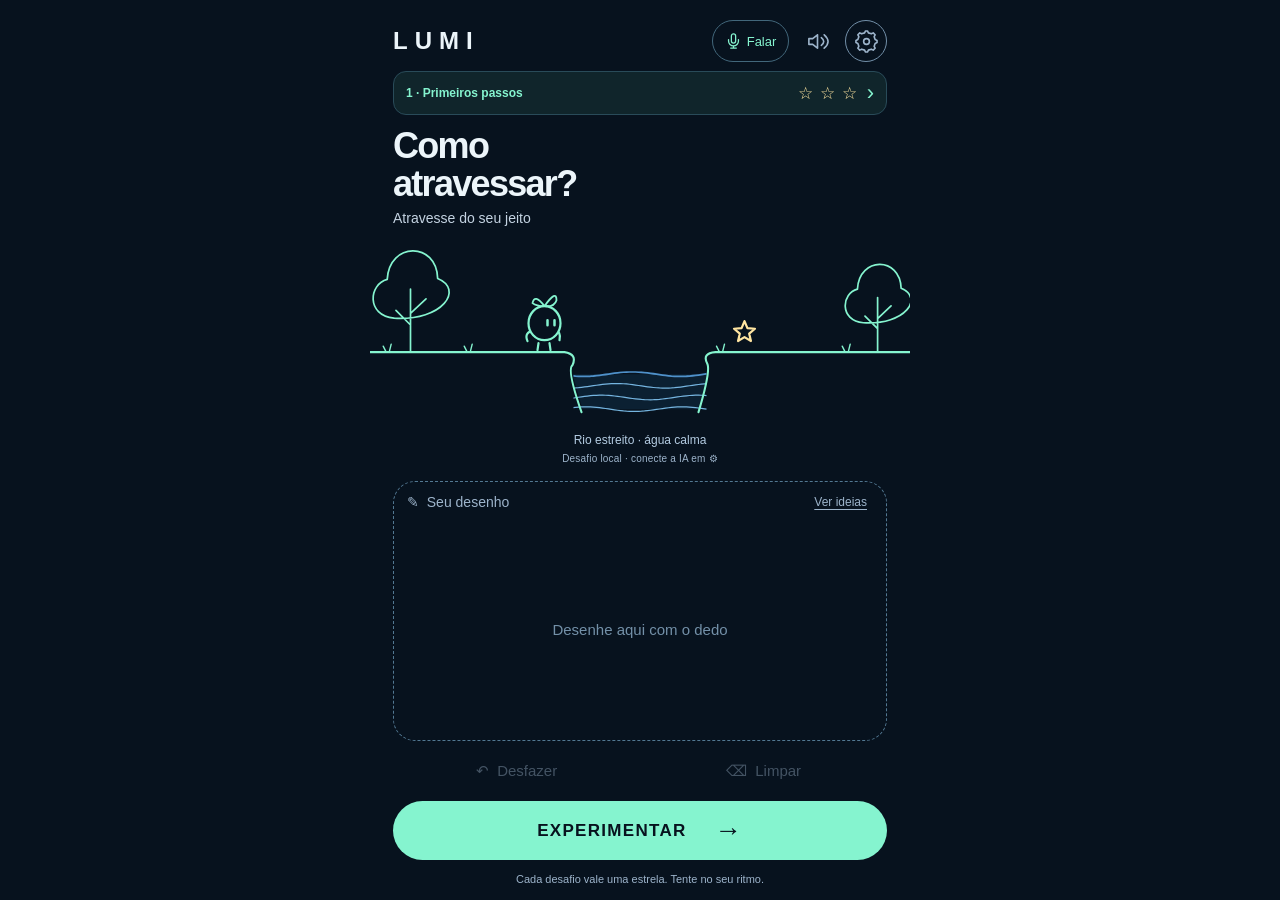
<file: app/src/main/assets/index.html>
<!doctype html>
<html lang="pt-BR"><head><meta charset="utf-8"><meta name="viewport" content="width=device-width, initial-scale=1, viewport-fit=cover"><meta name="theme-color" content="#07121e"><meta http-equiv="Content-Security-Policy" content="default-src 'self'; script-src 'self'; style-src 'self'; img-src 'self' data:; connect-src 'self'; media-src 'self' blob:; object-src 'none'; base-uri 'none'"><title>LUMI · Travessias</title><link rel="stylesheet" href="style.css"></head>
<body><main id="app">
<header><span class="wordmark">LUMI</span><div class="header-tools"><button id="voice-toggle" class="voice-button" aria-label="Conversar com Lumi" aria-pressed="false"><span id="voice-icon"></span><span id="voice-label">Falar</span></button><button id="listen" class="icon" aria-label="Ouvir o desafio"></button><button id="settings" class="icon circle" aria-label="Configurações"></button></div></header>
<section id="voice-bar" class="hidden" aria-label="Conversa por voz"><div><strong id="voice-status">Lumi · voz de IA</strong><button id="voice-end" aria-label="Desligar microfone">Desligar ×</button></div><p id="voice-caption" aria-live="polite">Diga: “Fica de noite”.</p><button id="voice-play" class="hidden">Toque para ouvir a Lumi</button></section>
<button id="level-map" aria-label="Abrir mapa de níveis"><span id="level-label">1 · Primeiros passos</span><span id="level-stars" aria-label="0 de 3 estrelas">☆ ☆ ☆</span><span aria-hidden="true">›</span></button>
<section class="intro"><h1 id="title">Como<br>atravessar?</h1><p id="subtitle">Desenhe uma ideia. Veja acontecer.</p></section>
<section id="world-wrap" aria-label="Desafio de atravessar o rio"><canvas id="world"></canvas><span id="conditions">Rio estreito · água calma</span><span id="origin">Desafio local</span></section>
<section id="drawing-area"><div class="pad-heading"><span id="pad-label">✎ &nbsp;Seu desenho</span><button id="ideas">Ver ideias</button></div><canvas id="drawing" aria-label="Área para desenhar uma ponte, um barco ou um salto"></canvas><span id="draw-placeholder">Desenhe aqui com o dedo</span><div id="busy" class="hidden" role="status"><span class="spinner"></span><strong>Lendo sua ideia…</strong><span>Decisions está olhando o desenho.</span></div><div id="outcome" class="hidden" role="status"><div id="solution-icon"></div><h2 id="outcome-title"></h2><p id="outcome-description"></p><span id="level-reward"></span><span id="recognition"></span><button id="correct" class="text-button">Não era isso que desenhei</button></div></section>
<div id="drawing-tools"><button id="undo" aria-label="Desfazer último traço">↶ &nbsp;Desfazer</button><button id="clear" aria-label="Limpar desenho">⌫ &nbsp;Limpar</button></div>
<div id="feedback" role="status" aria-live="polite"></div>
<footer><button id="submit" class="primary">EXPERIMENTAR <span>→</span></button><button id="retry" class="secondary hidden">Tentar outro desenho</button><p id="footer-note">Desenhe uma ponte, um barco ou um salto.</p></footer>
<div id="overlay" class="hidden"><section id="panel" role="dialog" aria-modal="true" aria-labelledby="panel-title"></section></div>
</main><script src="levels.js"></script><script src="game.js"></script><script src="live-voice.js"></script></body></html>
</file>
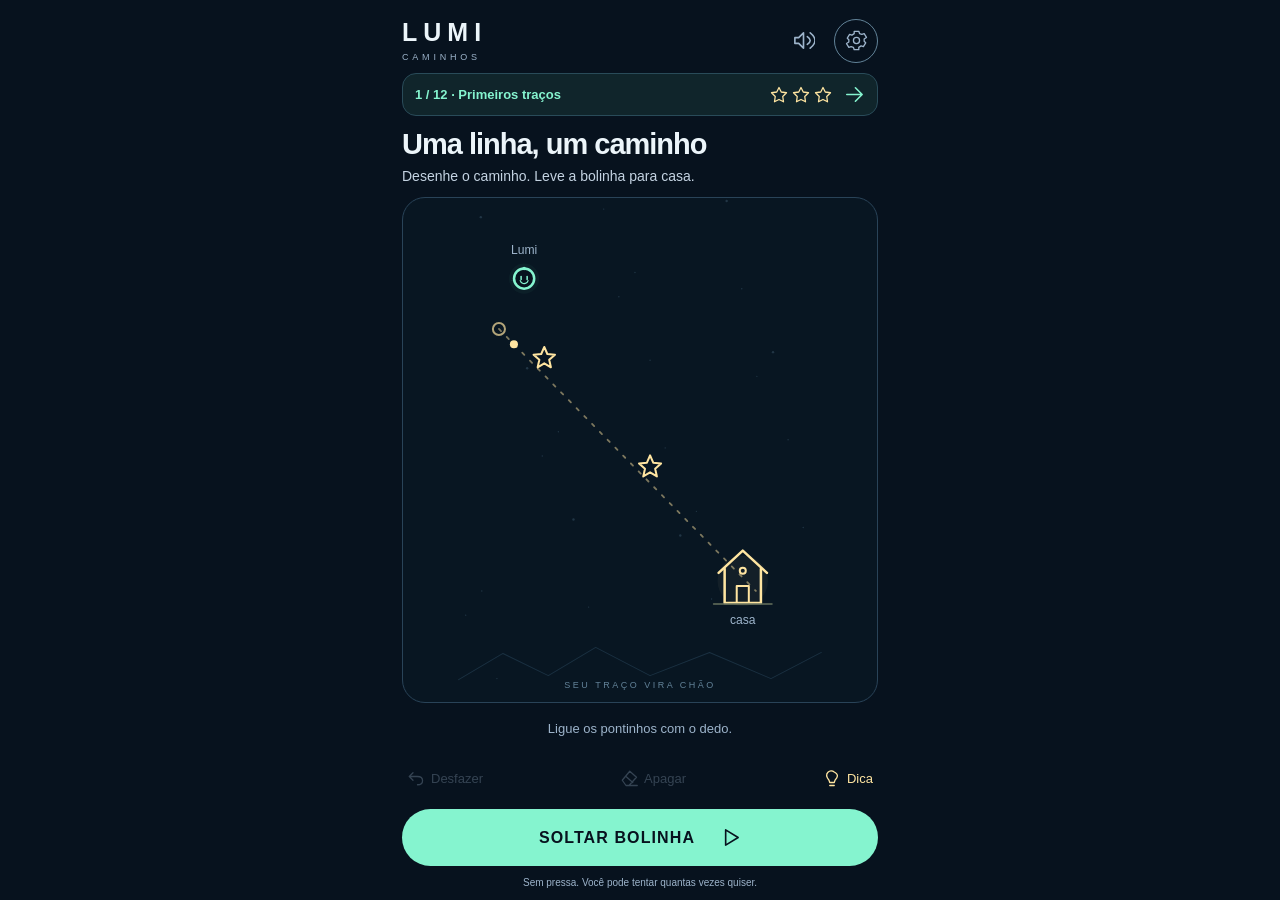
<file: caminhos/app/src/main/assets/index.html>
<!doctype html>
<html lang="pt-BR">
<head><meta charset="utf-8"><meta name="viewport" content="width=device-width,initial-scale=1,maximum-scale=1,viewport-fit=cover"><meta name="theme-color" content="#07121e"><meta http-equiv="Content-Security-Policy" content="default-src 'self'; script-src 'self'; style-src 'self'; img-src 'self' data:; media-src 'self' blob:; connect-src 'none'; object-src 'none'; base-uri 'none'"><title>LUMI · Caminhos</title><link rel="stylesheet" href="style.css"></head>
<body>
<main id="app">
  <header><div class="brand">LUMI<span>CAMINHOS</span></div><div class="header-tools"><button id="listen" class="icon" aria-label="Ouvir a dica"></button><button id="settings" class="icon circle" aria-label="Configurações"></button></div></header>
  <button id="map" class="level-strip" aria-label="Abrir mapa de fases"><span id="level-label"></span><span id="best-stars" class="stars"></span><span data-icon="right"></span></button>
  <section class="intro"><h1 id="title"></h1><p id="instruction">Desenhe o caminho. Leve a bolinha para casa.</p></section>
  <div id="board-wrap"><canvas id="board" aria-label="Desenhe rampas com o dedo ou mouse para conduzir a bolinha até a casa."></canvas><div id="board-tip">SEU TRAÇO VIRA CHÃO</div><div id="paused-label" hidden>Em pausa</div></div>
  <div id="feedback" role="status" aria-live="polite">Ligue os pontinhos com o dedo.</div>
  <div class="tools"><button id="undo"><span data-icon="undo"></span>Desfazer</button><button id="clear"><span data-icon="erase"></span>Apagar</button><button id="hint"><span data-icon="bulb"></span>Dica</button></div>
  <footer><button id="action" class="primary"><span id="action-label">SOLTAR BOLINHA</span><span id="action-icon" data-icon="play"></span></button><button id="edit" class="secondary" hidden>Ajustar desenho</button><p id="footnote">Sem pressa. Você pode tentar quantas vezes quiser.</p></footer>
</main>
<div id="overlay" hidden><section id="panel" role="dialog" aria-modal="true" aria-labelledby="panel-title" tabindex="-1"></section></div>
<script src="physics.js"></script><script src="levels.js"></script><script src="game.js"></script>
</body></html>
</file>
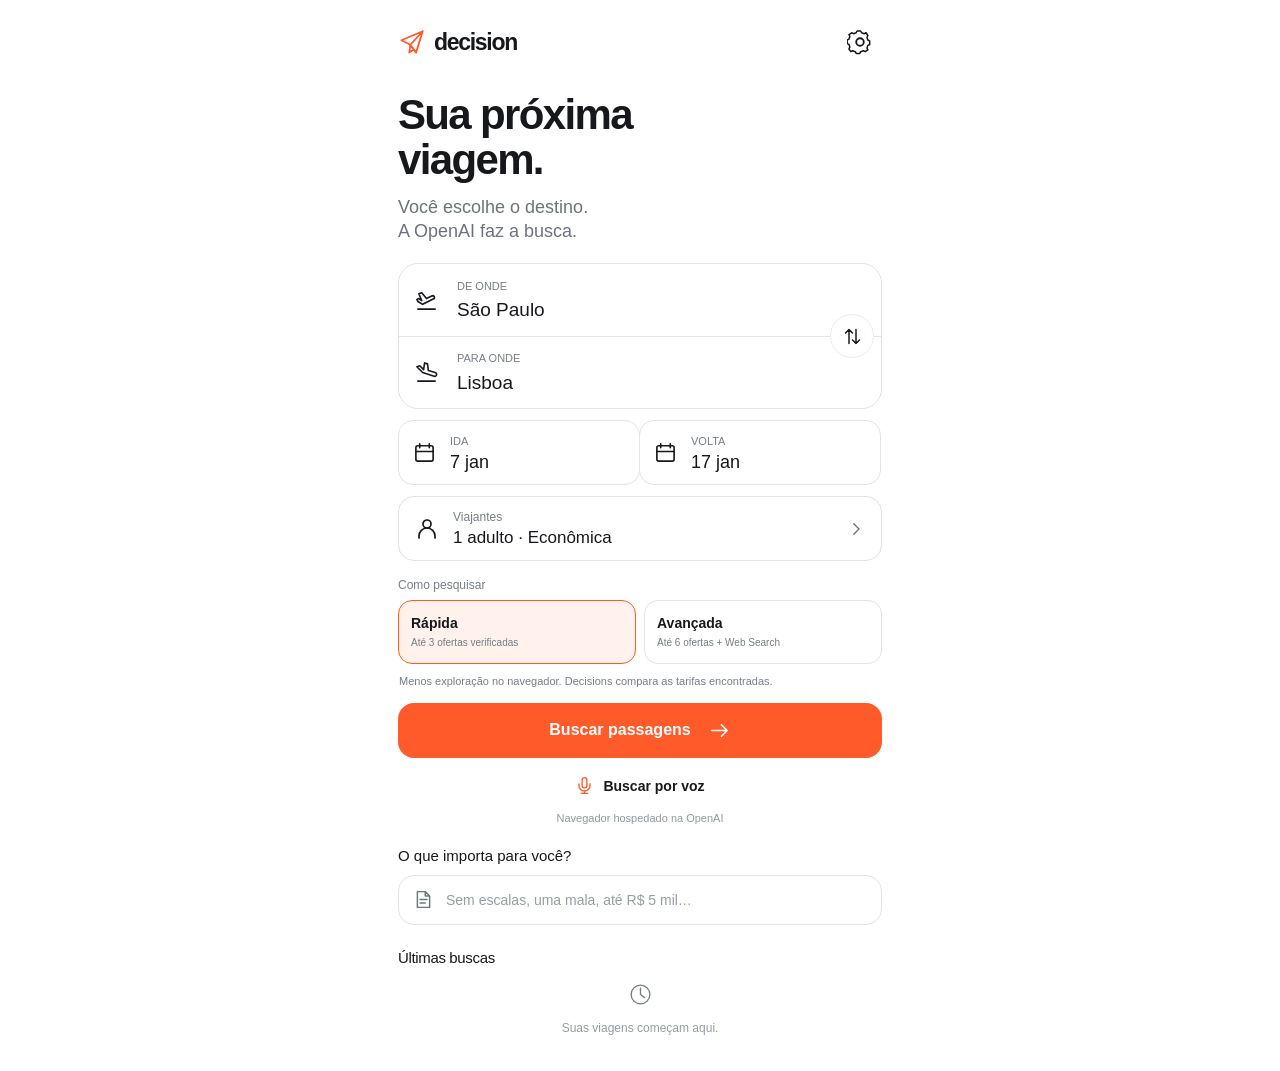
<file: flights/app/src/main/assets/index.html>
<!doctype html>
<html lang="pt-BR"><head><meta charset="UTF-8"><meta name="viewport" content="width=device-width,initial-scale=1,viewport-fit=cover"><meta http-equiv="Content-Security-Policy" content="default-src 'none'; script-src 'self'; style-src 'self'; img-src data:; media-src blob:; connect-src 'none'; base-uri 'none'; form-action 'none'"><title>Decision Flights</title><link rel="stylesheet" href="app.css"><script src="app.js" defer></script><script src="voice.js" defer></script></head>
<body>
<svg class="symbols" xmlns="http://www.w3.org/2000/svg" aria-hidden="true"><defs>
<symbol id="plane" viewBox="0 0 24 24"><path d="m3 10 19-8-6 19-5-7-8-4Zm8 4L22 2m-11 12-1 7 4-3"/></symbol>
<symbol id="settings" viewBox="0 0 24 24"><path d="m9 3 1-2h4l1 2 3 1 2-1 2 3-1 2 1 3 2 1v4l-2 1-1 3 1 2-3 2-2-1-3 1-1 2h-4l-1-2-3-1-2 1-2-3 1-2-1-3-2-1v-4l2-1 1-3-1-2 3-2 2 1 3-1Z" transform="translate(1 1) scale(.83)"/><circle cx="12" cy="12" r="3.5"/></symbol>
<symbol id="takeoff" viewBox="0 0 24 24"><path d="M3 21h18M3 13l5 3 12-6a2 2 0 0 0-2-3l-6 3-5-6-3 1 3 7-3-2-2 1 1 2Z"/></symbol>
<symbol id="landing" viewBox="0 0 24 24"><path d="M3 21h18M3 7l5 5 12 4a2 2 0 0 0 1-4l-7-2-1-7-3-1-1 7-4-4-3 1 1 1Z"/></symbol>
<symbol id="calendar" viewBox="0 0 24 24"><rect x="3" y="5" width="18" height="16" rx="2"/><path d="M7 3v4m10-4v4M3 11h18"/></symbol>
<symbol id="user" viewBox="0 0 24 24"><circle cx="12" cy="7" r="4"/><path d="M4 21v-2a8 8 0 0 1 16 0v2"/></symbol>
<symbol id="swap" viewBox="0 0 24 24"><path d="M8 20V4m-4 4 4-4 4 4m4-4v16m-4-4 4 4 4-4"/></symbol>
<symbol id="arrow" viewBox="0 0 24 24"><path d="M4 12h16m-6-6 6 6-6 6"/></symbol>
<symbol id="chevron" viewBox="0 0 24 24"><path d="m9 5 7 7-7 7"/></symbol>
<symbol id="clock" viewBox="0 0 24 24"><circle cx="12" cy="12" r="9"/><path d="M12 6v6l4 3"/></symbol>
<symbol id="note" viewBox="0 0 24 24"><path d="M14 3H5v18h14V8l-5-5Zm0 0v5h5M8 12h8m-8 4h6"/></symbol>
<symbol id="back" viewBox="0 0 24 24"><path d="M20 12H4m6-6-6 6 6 6"/></symbol>
<symbol id="close" viewBox="0 0 24 24"><path d="m6 6 12 12M6 18 18 6"/></symbol>
<symbol id="mic" viewBox="0 0 24 24"><rect x="9" y="2" width="6" height="13" rx="3"/><path d="M5 10v2a7 7 0 0 0 14 0v-2M12 19v3m-4 0h8"/></symbol>
<symbol id="check" viewBox="0 0 24 24"><path d="m5 12 4 4L20 5"/></symbol>
</defs></svg>
<div class="app">
<header><button class="brand" id="homeButton" aria-label="Tela inicial"><svg><use href="#plane"/></svg><span>decision</span></button><button class="icon-button" id="settingsButton" aria-label="Configurações"><svg><use href="#settings"/></svg></button></header>
<main>
<section id="homeView">
<h1>Sua próxima<br>viagem.</h1><p class="intro">Você escolhe o destino.<br>A OpenAI faz a busca.</p>
<form id="searchForm">
<div class="route-form"><label class="route-row"><svg><use href="#takeoff"/></svg><span><span class="field-label">DE ONDE</span><input id="from" name="from" value="São Paulo" autocomplete="off" maxlength="120" required aria-label="De onde"></span></label>
<label class="route-row"><svg><use href="#landing"/></svg><span><span class="field-label">PARA ONDE</span><input id="to" name="to" value="Lisboa" autocomplete="off" maxlength="120" required aria-label="Para onde"></span></label>
<button class="swap" id="swapButton" type="button" aria-label="Inverter origem e destino"><svg><use href="#swap"/></svg></button></div>
<div class="dates"><label class="date-cell"><svg><use href="#calendar"/></svg><span><span class="field-label">IDA</span><span id="departureLabel">10 nov</span></span><input id="departure" type="date" required aria-label="Data de ida"></label><label class="date-cell"><svg><use href="#calendar"/></svg><span><span class="field-label">VOLTA</span><span id="returningLabel">20 nov</span></span><input id="returning" type="date" aria-label="Data de volta"></label></div>
<button class="travelers" id="travelersButton" type="button"><svg><use href="#user"/></svg><span><span class="traveler-label">Viajantes</span><span id="travelersLabel">1 adulto · Econômica</span></span><svg class="chevron"><use href="#chevron"/></svg></button>
<fieldset class="search-mode"><legend>Como pesquisar</legend><div class="mode-options"><button type="button" data-mode="quick" aria-pressed="true"><strong>Rápida</strong><span>Até 3 ofertas verificadas</span></button><button type="button" data-mode="advanced" aria-pressed="false"><strong>Avançada</strong><span>Até 6 ofertas + Web Search</span></button></div></fieldset>
<details class="advanced-filters" id="advancedFilters" hidden><summary>Filtros da busca avançada</summary><label class="select-row">Prioridade<select id="priority"><option value="balanced">Custo-benefício</option><option value="price">Menor preço</option><option value="duration">Menor duração</option></select></label><label class="budget-row" for="maxPrice">Até quanto por pessoa?<span><span>R$</span><input id="maxPrice" type="number" inputmode="decimal" min="0" max="100000000" step="0.01" placeholder="Sem limite"></span><small>Para a viagem completa, em BRL.</small></label><label class="check-row"><input id="nonstop" type="checkbox"> Somente voos diretos</label></details>
<p class="mode-note" id="modeNote">Menos exploração no navegador. Decisions compara as tarifas encontradas.</p>
<button class="primary" id="searchButton" type="submit"><span>Buscar passagens</span><svg><use href="#arrow"/></svg></button><button class="voice-entry" id="voiceButton" type="button"><svg><use href="#mic"/></svg>Buscar por voz</button><p class="hosting">Navegador hospedado na OpenAI</p>
<label class="preferences-label" for="preferences">O que importa para você?</label><div class="preferences-input"><svg><use href="#note"/></svg><input id="preferences" placeholder="Sem escalas, uma mala, até R$ 5 mil…" maxlength="600"></div>
</form>
<section class="history"><h2>Últimas buscas</h2><div id="historyList"><div class="empty-history"><svg><use href="#clock"/></svg><p>Suas viagens começam aqui.</p></div></div></section>
</section>
<section id="workView" hidden>
<button class="text-button back" id="backButton"><svg><use href="#back"/></svg> Sua viagem</button><h1 class="work-heading" id="workRoute"></h1>
<section class="search-services" aria-label="Serviços usados nesta busca"><div class="services-heading"><h2>Sua busca na OpenAI</h2><span id="activeMode">Rápida</span></div><div id="serviceStages"></div><p id="serviceExplanation">O navegador verifica as tarifas. Decisions escolhe a oferta mais adequada.</p><button class="text-button services-details" id="servicesButton">Ver sessão, environment e vault</button></section>
<div id="progressArea"><div class="progress-line"><span id="progressDot" class="pulse"></span><span id="progressLabel">Preparando navegador</span><span class="timer" id="timer">0 s</span></div><p class="work-caption" id="activityLabel" aria-live="polite">A sessão está sendo preparada na OpenAI.</p><p id="progressWarning" class="progress-warning" role="status" hidden></p><div class="browser-frame"><div class="browser-chrome"><span class="browser-dots">•••</span><span>Google Flights · Sandbox OpenAI</span><svg><use href="#plane"/></svg></div><div id="browserEmpty" class="browser-empty"><svg><use href="#plane"/></svg><p id="browserEmptyText">Aguardando a primeira tela<br>do navegador hospedado.</p></div><img id="browserImage" alt="Última tela observada pelo agente no navegador OpenAI" hidden></div><p id="lastUpdateLabel" class="last-update"></p><button class="secondary" id="checkProgressButton">Consultar andamento</button><button class="secondary" id="retryButton" hidden>Retomar envio na mesma sessão</button><button class="text-button cancel-button" id="cancelButton">Interromper busca</button></div>
<div id="resultsArea" hidden><p id="resultSummary" class="result-summary"></p><p class="results-time" id="resultsTime"></p><div id="resultFilters" class="result-filters"><button data-sort="best" class="selected">Para você</button><button data-sort="price">Menor preço</button><button data-sort="duration">Mais rápido</button></div><div id="offerList"></div><p class="fare-note" id="fareNote">Tarifas observadas no site. Confirme preço e bagagem antes de comprar.</p></div>
<div id="messageArea" hidden><div class="message-icon"><svg><use href="#note"/></svg></div><h2 id="messageTitle"></h2><p id="messageText"></p><button class="secondary" id="refreshButton">Consultar sessão</button></div>
<form class="refinement" id="refinementForm" hidden><label for="refinementInput">Vamos ajustar a viagem?</label><div><input id="refinementInput" placeholder="Tente sair de Campinas…" maxlength="800" required><button type="submit" aria-label="Ajustar busca"><svg><use href="#arrow"/></svg></button></div><p>A mesma sessão mantém o contexto.</p></form>
<button class="voice-entry" id="workVoiceButton" type="button"><svg><use href="#mic"/></svg>Conversar sobre a viagem</button>
<details class="activity-log"><summary>Atividade da busca</summary><ol id="activityList"></ol><button class="text-button" id="inspectButton">Ver sessão e serviços</button></details>
</section>
</main>
</div>
<div class="toast" id="toast" role="status" hidden></div>
<dialog id="settingsDialog"><div class="sheet-heading"><h2>Conexão OpenAI</h2><button class="icon-button" data-close="settingsDialog" aria-label="Fechar"><svg><use href="#close"/></svg></button></div><p class="sheet-copy">O navegador executa na OpenAI. Este aplicativo acompanha sua busca.</p><div class="service-row"><span>Conta</span><strong id="connectionStatus">Não conectada</strong></div><div class="service-row"><span>Decisions</span><strong id="decisionsStatus">Não testado</strong></div><div class="service-row"><span>Vault</span><strong id="vaultStatus">Não conectado</strong></div><div class="service-row"><span>Environment</span><strong id="environmentStatus">Criado na busca</strong></div><div class="service-row"><span>GPT Live 1</span><strong id="voiceServiceStatus">Pronto para conversar</strong></div><dl id="resourceDetails"></dl><button class="primary" id="connectButton">Conectar OpenAI</button><button class="secondary" id="testButton" hidden>Testar conexão</button><button class="text-button" id="platformButton">Abrir sessões na OpenAI</button><button class="text-button" id="closeSessionButton" hidden>Encerrar sessão hospedada</button><button class="text-button danger" id="disconnectButton" hidden>Desconectar</button><p class="sheet-footnote">Uso pessoal com sua chave. Há cobrança de API e ambiente. Buscas públicas não exigem credenciais no Vault.</p></dialog>
<dialog id="voiceDialog" aria-labelledby="voiceHeading"><div class="sheet-heading"><h2 id="voiceHeading">Sua viagem, por voz.</h2><button class="icon-button" data-close="voiceDialog" aria-label="Fechar conversa"><svg><use href="#close"/></svg></button></div><p class="sheet-copy">Conte o destino, as datas e o que importa para você.</p><label class="select-row">Voz brasileira<select id="voiceChoice"><option value="bossa">Bossa · Feminina</option><option value="tempo">Tempo · Masculina</option></select></label><div class="voice-status"><svg><use href="#mic"/></svg><p id="voiceStatus" role="status">Pronto para ouvir você.</p><span id="voiceTimer"></span></div><div id="voiceTranscript" class="voice-transcript" aria-label="Transcrição da conversa"></div><audio id="voiceAudio" autoplay controls hidden></audio><button class="primary" id="voiceStart">Começar conversa</button><div class="voice-controls" id="voiceControls" hidden><button class="secondary" id="voiceMute" aria-pressed="false">Silenciar microfone</button><button class="secondary danger" id="voiceStop">Encerrar conversa</button></div><p class="sheet-footnote">GPT Live 1 · Português brasileiro · Voz gerada por IA.<br>Uso da API na sua conta. Até 4 minutos por conversa. Ao sair do aplicativo, o microfone desliga.</p></dialog>
<dialog id="travelersDialog"><div class="sheet-heading"><h2>Sua viagem</h2><button class="icon-button" data-close="travelersDialog" aria-label="Fechar"><svg><use href="#close"/></svg></button></div><label class="select-row">Adultos<select id="passengers"><option>1</option><option>2</option><option>3</option><option>4</option><option>5</option><option>6</option><option>7</option><option>8</option><option>9</option></select></label><label class="select-row">Classe<select id="cabin"><option value="economy">Econômica</option><option value="premium_economy">Econômica premium</option><option value="business">Executiva</option><option value="first">Primeira classe</option></select></label><label class="select-row">Tipo<select id="tripType"><option value="roundtrip">Ida e volta</option><option value="oneway">Somente ida</option></select></label><button class="primary" id="travelersDone">Pronto</button></dialog>
<dialog id="approvalDialog"><div class="sheet-heading"><h2>Acesso ao site</h2></div><p class="sheet-copy">O navegador OpenAI pediu acesso a este endereço:</p><p class="approval-origin" id="approvalOrigin"></p><p class="sheet-copy" id="approvalReason"></p><button class="primary" id="approveButton">Permitir acesso</button><button class="secondary" id="denyButton">Recusar</button></dialog>
</body></html>
</file>
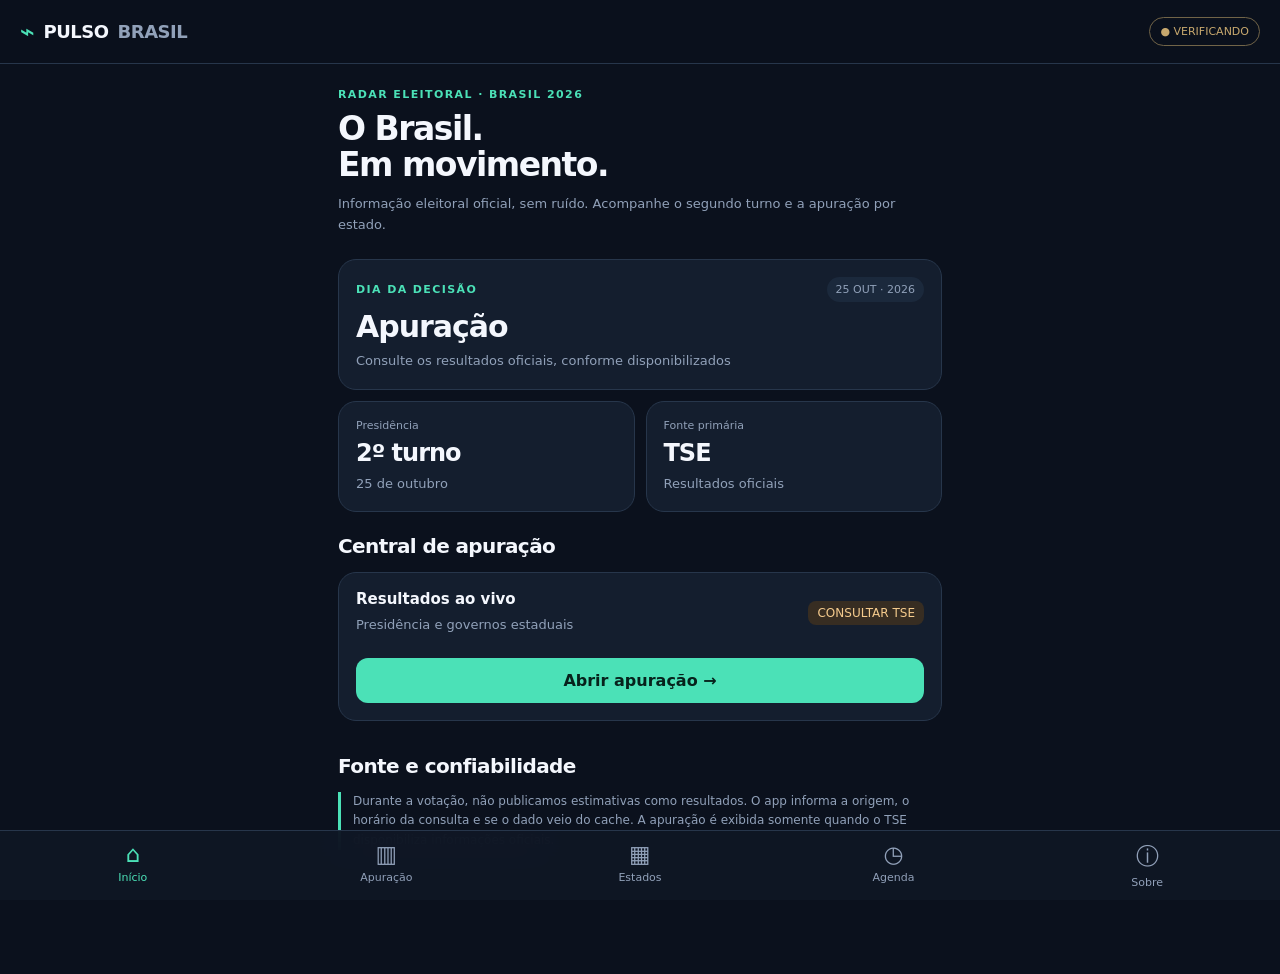
<file: radar-brasil-2026/app/src/main/assets/index.html>
<!DOCTYPE html><html lang="pt-BR"><head><meta charset="UTF-8"/><meta name="viewport" content="width=device-width,initial-scale=1,maximum-scale=1,viewport-fit=cover"/><meta name="theme-color" content="#0b111d"/><title>Pulso Brasil 2026</title><style>
:root{--bg:#0b111d;--surface:#141e2e;--higher:#1b293c;--line:#27364b;--ink:#f4f7fd;--muted:#91a1b9;--mint:#4be1b7;--blue:#71baff;--red:#f28181}*{box-sizing:border-box}html,body{margin:0;background:var(--bg);color:var(--ink);font-family:system-ui,-apple-system,'Roboto',sans-serif}body{padding-bottom:calc(100px + env(safe-area-inset-bottom));}button,select{font:inherit}button{cursor:pointer}header{position:sticky;top:0;z-index:10;display:flex;align-items:center;justify-content:space-between;padding:17px 20px;background:#0b111deb;backdrop-filter:blur(16px);border-bottom:1px solid var(--line)}.logo{display:flex;gap:9px;align-items:center;font-weight:750;letter-spacing:-.5px;font-size:18px}.pulse{color:var(--mint);font-size:25px}.tiny{color:var(--muted);font-size:11px}.live{font-size:11px;border:1px solid #407864;color:var(--mint);border-radius:99px;padding:7px 10px}.live.off{color:#c7a86e;border-color:#716448}.container{max-width:640px;margin:auto;padding:24px 18px}h1{font-size:33px;letter-spacing:-1.5px;line-height:1.08;margin:10px 0 12px}h2{font-size:20px;letter-spacing:-.6px;margin:0 0 14px}h3{font-size:15px;margin:0 0 7px}.sub{color:var(--muted);font-size:13px;line-height:1.6}.eyebrow{font-size:11px;letter-spacing:1.4px;text-transform:uppercase;color:var(--mint);font-weight:700}.hero{margin-bottom:23px}.grid{display:grid;grid-template-columns:1fr 1fr;gap:11px}.card{background:var(--surface);border:1px solid var(--line);border-radius:18px;padding:17px;margin-bottom:11px}.grid .card{margin:0}.stat{font-size:30px;font-weight:750;letter-spacing:-1px;margin:7px 0}.stat.small{font-size:24px}.row{display:flex;align-items:center;justify-content:space-between;gap:8px}.space{height:22px}.bar{display:flex;overflow:hidden;border-radius:99px;height:13px;background:var(--higher);margin:15px 0 9px}.seg{border:0;padding:12px 15px;background:var(--higher);color:var(--muted);border-radius:12px;font-weight:650}.seg.active{background:#225345;color:var(--mint)}.tabs{display:flex;overflow-x:auto;gap:7px;margin:18px 0;scrollbar-width:none}.tabs button{flex-shrink:0}.primary{border:0;background:var(--mint);color:#07221c;border-radius:12px;padding:13px 16px;font-weight:750}.secondary{border:1px solid var(--line);background:var(--surface);color:var(--ink);border-radius:12px;padding:12px 15px}.full{width:100%}.input{background:var(--higher);border:1px solid var(--line);border-radius:11px;padding:12px;color:var(--ink);width:100%;outline:none}.uf{display:grid;grid-template-columns:repeat(5,1fr);gap:7px}.uf button{padding:11px 2px;border-radius:10px;border:1px solid var(--line);background:var(--surface);color:var(--ink);font-weight:650}.uf button.active{background:var(--mint);color:#08271e}.vote{display:flex;align-items:center;justify-content:space-between;padding:11px 0;border-bottom:1px solid var(--line)}.vote:last-child{border:0}.score{font-weight:750;font-size:19px}.chip{font-size:11px;background:var(--higher);border-radius:99px;padding:6px 9px;color:var(--muted)}.status{display:inline-block;border-radius:8px;padding:5px 9px;background:#204436;color:#71e2b7;font-size:12px}.warning{color:#f5cb8d;background:#372d22}.newsitem{border-bottom:1px solid var(--line);padding:15px 0}.newsitem:last-child{border:0}.nav{position:fixed;bottom:0;left:0;right:0;z-index:20;background:#0f1725f0;backdrop-filter:blur(20px);border-top:1px solid var(--line);display:flex;justify-content:space-around;padding:9px 6px calc(10px + env(safe-area-inset-bottom))}.nav button{min-width:65px;display:flex;flex-direction:column;gap:4px;align-items:center;border:0;background:none;color:var(--muted);font-size:11px}.nav button.active{color:var(--mint)}.nav .ico{font-size:23px}.hide{display:none!important}.counter{font-variant-numeric:tabular-nums}.source{font-size:11px;color:var(--muted);line-height:1.55}.boxnote{border-left:3px solid var(--mint);padding-left:12px;color:var(--muted);font-size:12px;line-height:1.6}.section{margin-bottom:25px}.shimmer{animation:fade 1.3s infinite alternate}@keyframes fade{to{opacity:.3}}a{color:var(--blue)}.time{font-weight:700}.dot{display:inline-block;width:7px;height:7px;border-radius:50%;background:var(--mint);margin-right:6px}
</style></head><body><header><div class="logo"><span class="pulse">⌁</span> PULSO<span style="color:var(--muted)">BRASIL</span></div><div class="live off" id="net">● VERIFICANDO</div></header>
<main class="container">
<section id="page-home"><div class="hero"><div class="eyebrow">Radar eleitoral · Brasil 2026</div><h1>O Brasil.<br/>Em movimento.</h1><div class="sub">Informação eleitoral oficial, sem ruído. Acompanhe o segundo turno e a apuração por estado.</div></div><div class="card"><div class="row"><div class="eyebrow" id="phaseTitle">PRÓXIMO MARCO</div><span class="chip">25 OUT · 2026</span></div><div class="stat counter" id="countdown">—</div><div class="sub" id="phaseDesc">Até o segundo turno das eleições</div></div><div class="grid"><div class="card"><div class="tiny">Presidência</div><div class="stat small">2º turno</div><div class="sub">25 de outubro</div></div><div class="card"><div class="tiny">Fonte primária</div><div class="stat small">TSE</div><div class="sub">Resultados oficiais</div></div></div><div class="space"></div><h2>Central de apuração</h2><div class="card"><div class="row"><div><h3>Resultados ao vivo</h3><div class="sub">Presidência e governos estaduais</div></div><span class="status warning" id="liveFlag">AGUARDANDO</span></div><div class="space"></div><button class="primary full" onclick="goto('resultados')">Abrir apuração →</button></div><div class="space"></div><h2>Fonte e confiabilidade</h2><div class="boxnote">Durante a votação, não publicamos estimativas como resultados. O app informa a origem, o horário da consulta e se o dado veio do cache. A apuração é exibida somente quando o TSE disponibiliza informações oficiais.</div></section>
<section id="page-resultados" class="hide"><div class="eyebrow">Central de resultados</div><h1>Apuração<br/>por estado.</h1><div class="tabs"><button id="round2" class="seg active" onclick="setRound(2)">2º turno</button><button id="round1" class="seg" onclick="setRound(1)">1º turno</button></div><div class="card"><div class="row"><h3>Escolha o cargo</h3><span class="chip" id="fetchState">SEM CONEXÃO</span></div><div class="tabs"><button id="cargoPres" class="seg active" onclick="setCargo('presidente')">Presidente</button><button id="cargoGov" class="seg" onclick="setCargo('governador')">Governador</button></div><div class="sub" id="selectedLabel">Brasil</div><div class="space"></div><div id="votes"><div class="sub">Pressione atualizar para consultar os resultados oficiais.</div></div><div class="space"></div><button class="primary full" onclick="refresh()">↻ Atualizar agora</button><div class="source" id="resultFoot" style="padding-top:14px">Fonte: Tribunal Superior Eleitoral • Dados consultados em tempo real quando disponíveis.</div></div><h2>Estados</h2><div class="uf" id="ufGrid"></div><div class="space"></div><div class="card"><div class="row"><h3>Transparência</h3><span class="chip">OFICIAL</span></div><div class="sub">Dados em JSON da infraestrutura pública do TSE. O identificador da eleição pode mudar entre turnos; o app descobre a configuração oficial antes de consultar os estados. Nem todas as disputas estaduais têm segundo turno.</div><div class="space"></div><button class="secondary full" onclick="Native.open('https://resultados.tse.jus.br/oficial/')">Abrir portal oficial ↗</button></div></section>
<section id="page-estados" class="hide"><div class="eyebrow">Geografia eleitoral</div><h1>27 unidades.<br/>Um país.</h1><div class="sub">Escolha uma unidade federativa para consultar presidente ou governador. Resultados são carregados sob demanda.</div><div class="space"></div><div id="stateList"></div></section>
<section id="page-agenda" class="hide"><div class="eyebrow">Calendário</div><h1>Até as urnas.<br/>E além.</h1><div class="card"><div class="tiny">25 OUT · DOMINGO</div><div class="stat small">2º turno</div><div class="sub">Votação presidencial e disputas estaduais aplicáveis. A divulgação oficial inicia após o encerramento previsto da votação, respeitando o horário de Brasília.</div></div><div class="card"><div class="tiny">APÓS AS 17H · 25 OUT</div><div class="stat small">Apuração</div><div class="sub">Atualização automática da tela aberta, com identificação da hora da última consulta e indicação de dados desatualizados.</div></div><div class="card"><div class="tiny">APÓS A ELEIÇÃO</div><div class="stat small">Histórico</div><div class="sub">Continue consultando resultados por estado. O app preserva o último retorno válido no dispositivo.</div></div></section>
<section id="page-ajuda" class="hide"><div class="eyebrow">Sobre</div><h1>Informação.<br/>Com origem.</h1><div class="card"><h3>Quem fornece os votos?</h3><div class="sub">TSE — Tribunal Superior Eleitoral, por meio dos arquivos públicos da página de resultados. Este app não é afiliado ao TSE ou a qualquer campanha.</div><div class="space"></div><button class="secondary full" onclick="Native.open('https://resultados.tse.jus.br/oficial/')">Consultar o TSE ↗</button></div><div class="card"><h3>Atualização e privacidade</h3><div class="sub">O aplicativo não coleta informações pessoais. Apenas a seleção de estado e o cache de resultados ficam no seu celular. O app consulta dados na origem quando você pede atualização ou mantém a apuração aberta.</div></div><div class="card"><h3>Quando a fonte falhar</h3><div class="sub">Não mostramos números inventados. A interface informa quando a consulta falhou e identifica os dados armazenados em cache. O endereço oficial permanece disponível para conferência.</div></div><div class="source">Pulso Brasil v1.0 · Consulta não afiliada ao TSE.</div></section>
</main><nav class="nav" id="nav"><button onclick="goto('home')" class="active" data-page="home"><span class="ico">⌂</span>Início</button><button onclick="goto('resultados')" data-page="resultados"><span class="ico">▥</span>Apuração</button><button onclick="goto('estados')" data-page="estados"><span class="ico">▦</span>Estados</button><button onclick="goto('agenda')" data-page="agenda"><span class="ico">◷</span>Agenda</button><button onclick="goto('ajuda')" data-page="ajuda"><span class="ico">ⓘ</span>Sobre</button></nav>
<script>
const UF={BR:'Brasil',AC:'Acre',AL:'Alagoas',AP:'Amapá',AM:'Amazonas',BA:'Bahia',CE:'Ceará',DF:'Distrito Federal',ES:'Espírito Santo',GO:'Goiás',MA:'Maranhão',MT:'Mato Grosso',MS:'Mato Grosso do Sul',MG:'Minas Gerais',PA:'Pará',PB:'Paraíba',PR:'Paraná',PE:'Pernambuco',PI:'Piauí',RJ:'Rio de Janeiro',RN:'Rio Grande do Norte',RS:'Rio Grande do Sul',RO:'Rondônia',RR:'Roraima',SC:'Santa Catarina',SE:'Sergipe',SP:'São Paulo',TO:'Tocantins'};
let current='home',round=2,cargo='presidente',uf='BR',timer=null,config=null,requestId=0,pending={};
const $=x=>document.getElementById(x);
const htmlEscape=x=>String(x==null?'':x).replace(/[&<>"']/g,c=>({'&':'&amp;','<':'&lt;','>':'&gt;','"':'&quot;',"'":'&#39;'}[c]));
function goto(page){current=page;['home','resultados','estados','agenda','ajuda'].forEach(p=>$('page-'+p).classList.toggle('hide',p!==page));document.querySelectorAll('.nav button').forEach(b=>b.classList.toggle('active',b.dataset.page===page));window.scrollTo(0,0);if(page==='resultados')refresh()}
function setRound(n){round=n;$('round1').classList.toggle('active',n===1);$('round2').classList.toggle('active',n===2);config=null;refresh()}
function setCargo(c){cargo=c;if(c==='presidente'&&uf!=='BR'){}else if(c==='governador'&&uf==='BR')uf='SP';$('cargoPres').classList.toggle('active',c==='presidente');$('cargoGov').classList.toggle('active',c==='governador');drawUF();refresh()}
function chooseUF(code){uf=code;if(cargo==='governador'&&uf==='BR')uf='SP';drawUF();if(current==='estados')goto('resultados');else refresh()}
function drawUF(){let codes=Object.keys(UF).filter(k=>cargo==='presidente'||k!=='BR');$('ufGrid').innerHTML=codes.map(k=>'<button class="'+(uf===k?'active':'')+'" onclick="chooseUF(\''+k+'\')">'+k+'</button>').join('');$('stateList').innerHTML=Object.keys(UF).filter(k=>k!=='BR').map(k=>'<div class="card row" onclick="chooseUF(\''+k+'\')" style="cursor:pointer"><span>'+htmlEscape(UF[k])+'</span><span class="chip">'+k+' →</span></div>').join('');$('selectedLabel').textContent=(cargo==='presidente'?'Presidência · ':'Governador · ')+UF[uf]}
function tick(){let end=new Date('2026-10-25T17:00:00-03:00').getTime(),diff=end-Date.now();if(diff>0){let days=Math.floor(diff/86400000),hrs=Math.floor((diff%86400000)/3600000),min=Math.floor((diff%3600000)/60000);$('countdown').textContent=days+'d '+hrs+'h '+min+'m';$('phaseTitle').textContent='CONTAGEM REGRESSIVA';$('phaseDesc').textContent='Até o encerramento previsto da votação (Brasília)';$('liveFlag').textContent='AGUARDANDO';}else{$('countdown').textContent='Apuração';$('phaseTitle').textContent='DIA DA DECISÃO';$('phaseDesc').textContent='Consulte os resultados oficiais, conforme disponibilizados';$('liveFlag').textContent='CONSULTAR TSE';}}
function nativeGet(url){return new Promise((resolve,reject)=>{let id='r'+(++requestId);pending[id]={resolve,reject};Native.load(id,url);setTimeout(()=>{if(pending[id]){delete pending[id];reject(Error('Tempo de resposta excedido'))}},18000)})}
window.onNativeResult=(id,ok,str)=>{let p=pending[id];if(!p)return;delete pending[id];if(ok){try{p.resolve(JSON.parse(str))}catch(e){p.reject(e)}}else p.reject(Error(str))};
function findElectionIds(obj){let candidates=[];function walk(x,depth){if(depth>12||!x||typeof x!=='object')return;if(Array.isArray(x)){x.forEach(y=>walk(y,depth+1));return}let title=JSON.stringify(x).toLowerCase();if((x.cd||x.id||x.e||x.cde)&&title.includes('2026')&&title.length<5000)candidates.push(x);Object.values(x).forEach(y=>walk(y,depth+1))}walk(obj,0);return candidates}
async function getConfig(){if(config)return config;let urls=['https://resultados.tse.jus.br/oficial/comum/config/ele-c.json','https://resultados.tse.jus.br/oficial/comum/config/ele-c.json'];let last;for(let u of urls){try{let data=await nativeGet(u);config=data;return data}catch(e){last=e}}throw last||Error('Configuração indisponível')}
function electionIds(o){let s=JSON.stringify(o);let out=[...s.matchAll(/(?:e00)?(\d{4,6})/g)].map(x=>x[1]);let uniq=[...new Set(out)];return uniq.filter(x=>x.length>=4&&x.length<=6)}
function electionUrls(code){let base='https://resultados.tse.jus.br/oficial/ele2026/';let id=cargo==='presidente'?(round===1?'6257':'6258'):(round===1?'6259':'6260');let city=code.toLowerCase();let office=cargo==='presidente'?'0001':'0003';return [base+id+'/dados/'+city+'/'+city+'-c'+office+'-e'+id.padStart(6,'0')+'-u.json']}
function textNum(n){return Number(String(n||0).replace(/\D/g,'')).toLocaleString('pt-BR')}
function percent(n){let s=String(n||'0').replace(/\D/g,'');if(s.length<=2)return s+'%';return (Number(s)/100).toLocaleString('pt-BR',{minimumFractionDigits:2,maximumFractionDigits:2})+'%'}
function parseCandidates(data){let all=[],seen=new Set();function walk(x,d){if(d>16||!x||typeof x!=='object')return;if(Array.isArray(x)){x.forEach(v=>walk(v,d+1));return}let name=x.nm||x.n||x.nome||x.nc;let votes=x.vap??x.v??x.votos;if(name!=null&&votes!=null&&('vap'in x||'votos'in x||'pvap'in x)){let key=String(name);if(!seen.has(key)){seen.add(key);all.push({name:key,party:x.sg||x.p||x.partido||'',votes:Number(votes)||0,share:x.pvap||x.pv||null})}}Object.values(x).forEach(v=>walk(v,d+1))}walk(data,0);return all.sort((a,b)=>b.votes-a.votes)}
async function refresh(){if(current!=='resultados')return;drawUF();$('fetchState').textContent='CONSULTANDO';$('votes').innerHTML='<div class="sub shimmer">Conectando à fonte oficial…</div>';let key='pulse:'+round+':'+cargo+':'+uf;let old=localStorage.getItem(key);try{let data=null,url='';let candidates=[];let endpoints=electionUrls(uf);for(let endpoint of endpoints){try{let d=await nativeGet(endpoint);let c=parseCandidates(d);if(c.length){data=d;candidates=c;url=endpoint;break}}catch(e){}}if(!data){throw Error('A publicação deste recorte não foi localizada. Consulte o portal TSE para acompanhar a disponibilização oficial.')}let at=new Date().toISOString();localStorage.setItem(key,JSON.stringify({data,at,url}));display(data,at,url,false);$('net').textContent='● ONLINE';$('net').className='live';}catch(err){$('net').textContent='● SEM DADOS AO VIVO';$('net').className='live off';if(old){try{let c=JSON.parse(old);display(c.data,c.at,c.url,true);return}catch(e){}}$('fetchState').textContent='INDISPONÍVEL';$('votes').innerHTML='<div class="sub">'+htmlEscape(err.message)+'</div><div class="space"></div><button class="secondary full" onclick="Native.open(\'https://resultados.tse.jus.br/oficial/\')">Ver apuração no TSE ↗</button>';}}
function display(data,at,url,cached){let cand=parseCandidates(data);$('fetchState').textContent=cached?'CACHE':'TSE';if(!cand.length){$('votes').innerHTML='<div class="sub">Arquivo recebido, mas sem dados de candidatos reconhecidos. Consulte o portal oficial.</div>';return;}let total=cand.reduce((s,x)=>s+x.votes,0);$('votes').innerHTML=cand.map((x,i)=>'<div class="vote"><div><strong>'+htmlEscape(x.name)+'</strong><div class="tiny">'+htmlEscape(x.party)+'</div></div><div style="text-align:right"><div class="score">'+(x.share?percent(x.share):total?(100*x.votes/total).toFixed(2).replace('.',',')+'%':'—')+'</div><div class="tiny">'+textNum(x.votes)+' votos</div></div></div>').join('');$('resultFoot').textContent=(cached?'Dado armazenado · ':'Consulta oficial · ')+new Date(at).toLocaleString('pt-BR')+' · Fonte: TSE · '+url;}
// Controls recheck during active view without fetching in background.
setInterval(()=>{tick();if(current==='resultados'&&Date.now()>=new Date('2026-10-25T17:00:00-03:00').getTime())refresh()},30000);
drawUF();tick();
</script></body></html>
</file>
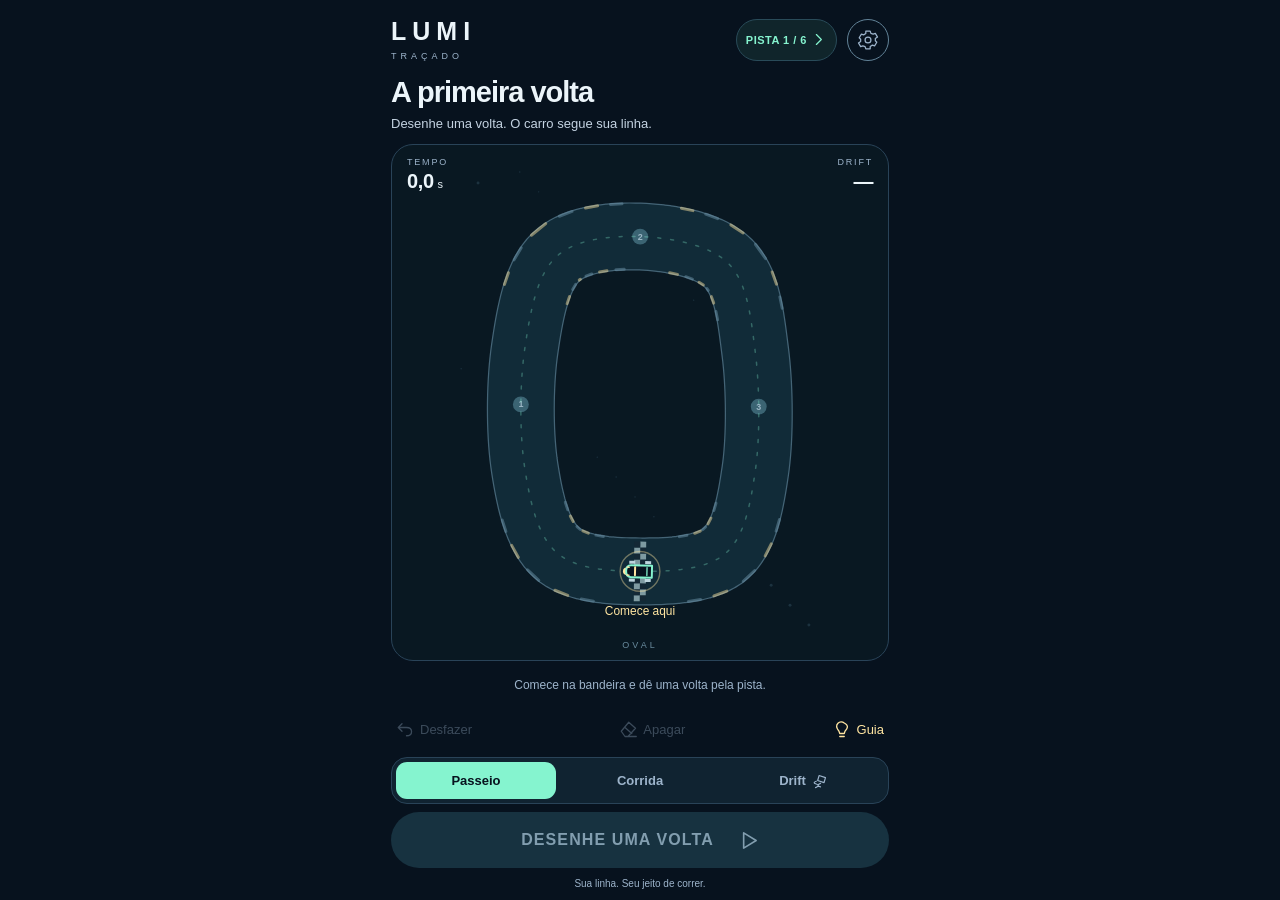
<file: tracado/app/src/main/assets/index.html>
<!doctype html><html lang="pt-BR"><head><meta charset="utf-8"><meta name="viewport" content="width=device-width,initial-scale=1,maximum-scale=1,viewport-fit=cover"><meta name="theme-color" content="#07121e"><meta http-equiv="Content-Security-Policy" content="default-src 'self'; script-src 'self'; style-src 'self'; img-src 'self' data:; connect-src 'none'; object-src 'none'; base-uri 'none'"><title>LUMI · Traçado</title><link rel="stylesheet" href="style.css"></head>
<body><main id="app">
  <header><div class="brand">LUMI<span>TRAÇADO</span></div><div class="header-tools"><button id="map" class="track-button"><span id="track-label">PISTA 1 / 6</span><span data-icon="chevron"></span></button><button id="settings" class="icon circle" aria-label="Configurações"></button></div></header>
  <section class="intro"><h1 id="title">A primeira volta</h1><p>Desenhe uma volta. O carro segue sua linha.</p></section>
  <div id="board-wrap"><canvas id="board" aria-label="Desenhe uma linha na pista, começando e terminando na bandeira. Você pode continuar o desenho em vários movimentos."></canvas><div class="hud"><div><span>TEMPO</span><strong id="timer">0,0<span>s</span></strong></div><div id="drift-stat"><span>DRIFT</span><strong id="drift-time">—</strong></div></div><div id="paused" hidden>Em pausa</div><div id="track-kind">OVAL</div></div>
  <div id="feedback" role="status" aria-live="polite">Comece na bandeira e dê uma volta pela pista.</div>
  <div class="tools"><button id="undo"><span data-icon="undo"></span>Desfazer</button><button id="clear"><span data-icon="erase"></span><span id="clear-label">Apagar</span></button><button id="guide"><span data-icon="bulb"></span>Guia</button></div>
  <div id="modes" aria-label="Estilo de direção"><button data-mode="cruise">Passeio</button><button data-mode="race">Corrida</button><button data-mode="drift">Drift<span data-icon="slide"></span></button></div>
  <footer><button id="action" class="primary" disabled><span id="action-label">DESENHE UMA VOLTA</span><span id="action-icon" data-icon="play"></span></button><p id="footnote">Sua linha. Seu jeito de correr.</p></footer>
</main><div id="overlay" hidden><section id="panel" role="dialog" aria-modal="true" aria-labelledby="panel-title" tabindex="-1"></section></div>
<script src="race.js"></script><script src="tracks.js"></script><script src="game.js"></script></body></html>
</file>
<file: app/src/main/assets/style.css>
:root{--bg:#07121e;--ink:#ecf5fa;--mint:#85f4cf;--muted:#9db4cb;--gold:#ffe5a1;--line:#294358;--surface:#0c1c2b}*{box-sizing:border-box;-webkit-tap-highlight-color:transparent}html,body{margin:0;width:100%;height:100%;overflow:hidden;background:var(--bg);color:var(--ink);font-family:ui-rounded,'Arial Rounded MT Bold',Arial,Helvetica,sans-serif;overscroll-behavior:none;user-select:none}button,input{font:inherit}button{cursor:pointer;color:inherit;background:none;border:0;touch-action:manipulation}button:focus-visible,input:focus-visible{outline:3px solid var(--gold);outline-offset:3px}button:active{transform:scale(.97)}button:disabled{opacity:.4;cursor:default}button svg{width:23px;height:23px}#app{position:relative;width:100%;height:100%;max-width:540px;margin:auto;display:flex;flex-direction:column;padding:20px 23px 10px;gap:9px;overflow:hidden}header{display:flex;align-items:center;justify-content:space-between;flex-shrink:0;height:42px}.wordmark{font-size:24px;letter-spacing:7px;font-weight:650}.header-tools{display:flex;gap:7px}.icon{width:42px;height:42px;display:grid;place-items:center;padding:9px;color:var(--muted)}.circle{border:1px solid #728fa8;border-radius:50%}.intro{flex-shrink:0}h1{font-size:clamp(34px,10.3vw,46px);line-height:1.06;letter-spacing:-1.7px;margin:7px 0 11px;font-weight:750}.intro p{font-size:15px;line-height:1.4;color:#c4d3e2;margin:0}#world-wrap{position:relative;flex:0 1 26%;min-height:135px;margin:0 -23px}#world{display:block;width:100%;height:100%}#conditions{position:absolute;bottom:17px;left:0;right:0;text-align:center;font-size:12px;color:#b3cbe1}#origin{position:absolute;bottom:0;left:0;right:0;text-align:center;font-size:10px;color:var(--muted);letter-spacing:.2px}#drawing-area{position:relative;flex:1 1 230px;min-height:135px;border:1.5px dashed #527892;border-radius:22px;margin-top:8px;overflow:hidden}#drawing{position:absolute;inset:40px 0 0;width:100%;height:calc(100% - 40px);touch-action:none}#draw-placeholder{position:absolute;left:8px;right:8px;top:54%;text-align:center;font-size:15px;color:#7390a8;pointer-events:none}.pad-heading{position:relative;display:flex;align-items:center;justify-content:space-between;height:40px;padding:5px 13px;z-index:1;font-size:14px;color:var(--muted);pointer-events:none}.pad-heading button{min-height:34px;font-size:12px;text-decoration:underline;text-underline-offset:3px;pointer-events:auto}#drawing-tools{display:flex;align-items:center;justify-content:space-around;flex-shrink:0}#drawing-tools button{min-height:42px;font-size:15px;color:var(--muted);min-width:110px}#feedback{min-height:0;color:var(--gold);text-align:center;font-size:13px;line-height:1.35;flex-shrink:0}#feedback:empty{display:none}footer{flex-shrink:0}.primary{width:100%;min-height:58px;border-radius:32px;background:var(--mint);color:var(--bg);letter-spacing:1.3px;font-size:17px;font-weight:750;display:flex;align-items:center;justify-content:center;gap:28px;padding:14px}.primary span{font-size:27px;font-weight:400}.secondary{width:100%;min-height:38px;color:var(--muted);font-size:14px;margin-top:4px}#footer-note{margin:12px 0 2px;font-size:11px;text-align:center;color:var(--muted);line-height:1.45}.hidden{display:none!important}#busy{position:absolute;inset:0;background:#07121ef2;display:flex;align-items:center;justify-content:center;flex-direction:column;gap:15px;padding:20px;text-align:center;z-index:3}#busy strong{font-size:20px}#busy>span:last-child{font-size:13px;color:var(--muted)}.spinner{width:32px;height:32px;border:2px solid var(--line);border-top-color:var(--mint);border-radius:50%;animation:turn 1.1s linear infinite}@keyframes turn{to{transform:rotate(360deg)}}#outcome{position:absolute;inset:0;background:var(--surface);display:flex;align-items:center;justify-content:center;flex-direction:column;text-align:center;padding:14px;z-index:2}#solution-icon svg{width:74px;height:48px;color:var(--gold)}#outcome h2{font-size:24px;line-height:1.1;letter-spacing:-.7px;margin:6px 0 8px}#outcome p{font-size:14px;line-height:1.45;max-width:300px;margin:0;color:#c8d8e6}#recognition{font-size:11px;color:var(--mint);margin-top:12px}.text-button{font-size:11px;min-height:32px;color:var(--muted);text-decoration:underline;text-underline-offset:3px}body[data-mode=result] h1,body[data-mode=animating] h1,body[data-mode=waiting] h1{font-size:32px;line-height:1.1;min-height:70px}body[data-mode=result] #drawing-area{border-style:solid;border-color:var(--line)}#overlay{position:absolute;inset:0;z-index:10;background:#020913ec;backdrop-filter:blur(10px);display:flex;align-items:center;justify-content:center;padding:20px}#panel{width:100%;max-height:100%;overflow:auto;background:var(--surface);border:1px solid var(--line);border-radius:24px;padding:24px;box-shadow:0 24px 80px #0008}#panel h2{font-size:26px;line-height:1.12;margin:0 0 14px;letter-spacing:-.7px}#panel p{font-size:14px;line-height:1.55;color:var(--muted)}#panel button{width:100%;margin-top:10px;min-height:46px;border-radius:24px;padding:10px;background:#152b3b;font-size:14px}#panel button.primary{background:var(--mint);color:var(--bg)}#panel label{display:block;font-size:13px;margin:16px 0 8px;color:var(--muted)}#panel input{background:#06131f;border:1px solid #385062;border-radius:12px;padding:14px;width:100%;color:var(--ink);font-size:17px;user-select:text}#panel .row{display:flex;align-items:center;justify-content:space-between;gap:8px;border-bottom:1px solid var(--line);padding:12px 0;font-size:14px}#panel .row button{width:auto;margin:0;min-width:80px}#panel .status{color:var(--gold);font-size:13px}#panel .service-row{padding:12px 0;border-bottom:1px solid var(--line);display:flex;flex-direction:column;gap:6px}#panel .service-row b{font-size:14px;color:var(--mint)}#panel .service-row span{font-size:12px;line-height:1.5}#panel .evidence{font-size:10px;white-space:pre-wrap;overflow-wrap:anywhere;user-select:text}#panel .small-note{font-size:11px;line-height:1.5}#panel .choice-list{display:grid;grid-template-columns:repeat(3,1fr);gap:6px}#panel .choice-list button{padding:12px 3px;font-size:12px;border:1px solid var(--line);border-radius:14px}#panel .choice-list svg{display:block;width:65px;height:44px;max-width:100%;margin:0 auto 7px;color:var(--gold)}.trace-example{display:block;width:100%;height:110px;color:var(--gold)}#panel .history-item{font-size:12px;line-height:1.5;padding:10px 0;border-top:1px solid var(--line);color:#bed1e2}button:focus-visible{outline-offset:-3px}@media(max-height:710px){#app{padding:12px 20px 8px;gap:5px}header{height:38px}h1{font-size:34px;margin:4px 0 7px}.intro p{font-size:13px}#world-wrap{min-height:115px;margin:0 -20px;flex-basis:24%}#drawing-area{margin-top:5px;min-height:120px}#drawing-tools button{min-height:36px;font-size:13px}.primary{min-height:50px;font-size:15px}#footer-note{margin-top:7px;font-size:10px}#outcome h2{font-size:21px}#outcome p{font-size:12px}#solution-icon svg{height:32px}#recognition{margin-top:6px}#feedback{font-size:12px}body[data-mode=result] h1,body[data-mode=animating] h1,body[data-mode=waiting] h1{font-size:28px;min-height:57px}}@media(prefers-reduced-motion:reduce){.spinner{animation-duration:2s}*{scroll-behavior:auto!important}}
.trace-example svg{width:100%;height:100%}@media(max-height:710px){body[data-mode=result] #solution-icon,body[data-mode=result] #outcome h2{display:none}body[data-mode=result] #outcome{padding:12px}body[data-mode=result] #recognition{font-size:10px}}
.voice-button{display:flex;gap:5px;align-items:center;justify-content:center;min-width:77px;height:42px;padding:8px 10px;border:1px solid #42677b;border-radius:23px;color:var(--mint);font-size:13px}.voice-button svg{width:17px;height:22px}.voice-button.on{background:var(--mint);color:var(--bg);border-color:var(--mint)}#voice-icon{height:22px}#voice-bar{flex-shrink:0;border:1px solid #315665;background:#102631;border-radius:14px;padding:7px 11px}#voice-bar>div{display:flex;justify-content:space-between;align-items:center;gap:5px}#voice-bar strong{font-size:11px;color:var(--mint);font-weight:500}#voice-end{min-height:30px;font-size:11px;color:var(--mint);white-space:nowrap}#voice-caption{font-size:12px;color:#d2e4ec;line-height:1.35;margin:0 0 3px;display:-webkit-box;-webkit-line-clamp:2;-webkit-box-orient:vertical;overflow:hidden;overflow-wrap:anywhere}#voice-play{font-size:12px;text-decoration:underline;min-height:32px;color:var(--gold)}#app:has(#voice-bar:not(.hidden)) h1{font-size:34px;margin:3px 0 7px}#app:has(#voice-bar:not(.hidden)) #world-wrap{flex-basis:22%;min-height:135px}#app:has(#voice-bar:not(.hidden)) #drawing-area{min-height:110px}@media(max-height:710px){#app:has(#voice-bar:not(.hidden)){gap:3px}#app:has(#voice-bar:not(.hidden)) h1{font-size:28px;line-height:1.02;margin:2px 0 5px}#app:has(#voice-bar:not(.hidden)) #world-wrap{min-height:135px;flex-basis:20%}#app:has(#voice-bar:not(.hidden)) #voice-caption{-webkit-line-clamp:1}#app:has(#voice-bar:not(.hidden)) #drawing-area{min-height:105px}.header-tools{gap:3px}.voice-button{min-width:70px;padding:8px}.wordmark{font-size:22px;letter-spacing:5px}#app:has(#voice-bar:not(.hidden)) #footer-note{margin-top:5px}}
#level-map{display:flex;align-items:center;gap:9px;flex-shrink:0;min-height:40px;padding:8px 12px;border-radius:13px;border:1px solid #294b59;background:#10252b;text-align:left;color:var(--mint)}#level-label{flex:1;font-size:12px;font-weight:600}#level-stars{font-size:17px;letter-spacing:1px;color:var(--gold);white-space:nowrap}#level-map>span:last-child{font-size:22px}#level-reward{display:block;color:var(--gold);font-size:13px;line-height:1.35;margin-top:9px;max-width:280px}#panel .level-list{display:flex;flex-direction:column;gap:8px}#panel .level-list button{display:flex;gap:12px;align-items:center;padding:12px;margin:0;border:1px solid var(--line);border-radius:16px;text-align:left}#panel .level-list button.selected{border-color:var(--mint)}.level-number{display:grid;place-items:center;flex:0 0 32px;height:32px;border:1px solid #496c7e;border-radius:50%;font-size:20px;color:var(--mint)}.level-list b{display:block;font-size:15px}.level-list small{display:block;font-size:11px;line-height:1.4;color:var(--muted);margin:4px 0}.map-stars{color:var(--gold);letter-spacing:3px;font-size:17px}.level-lock{margin-left:auto}#app .intro h1{font-size:36px;line-height:1.06;margin:3px 0 6px}#app .intro p{font-size:14px}#app:has(#voice-bar:not(.hidden)) h1{font-size:29px}#app:has(#voice-bar:not(.hidden)) #world-wrap{min-height:135px}@media(max-height:710px){#app{gap:4px}#level-map{min-height:35px;padding:5px 10px}#level-label{font-size:11px}#level-stars{font-size:16px}#app .intro h1{font-size:29px;margin:2px 0 5px}#app .intro p{font-size:12px}#level-reward{font-size:11px;margin-top:7px}#app:has(#voice-bar:not(.hidden)) .intro h1{font-size:25px;min-height:0}#app:has(#voice-bar:not(.hidden)) #drawing-area{min-height:98px}#app:has(#voice-bar:not(.hidden)) #footer-note{font-size:9px;margin-top:4px}#app:has(#voice-bar:not(.hidden)) .primary{min-height:44px;padding:10px}#app:has(#voice-bar:not(.hidden)) #drawing-tools button{min-height:30px}}
</file>
<file: caminhos/app/src/main/assets/style.css>
:root{--bg:#07121e;--surface:#0c1c2b;--ink:#ecf5fa;--mint:#85f4cf;--gold:#ffe5a1;--muted:#9db4cb;--line:#294358}*{box-sizing:border-box;-webkit-tap-highlight-color:transparent}[hidden]{display:none!important}html,body{margin:0;width:100%;height:100%;overflow:hidden;background:var(--bg);color:var(--ink);font-family:ui-rounded,'Arial Rounded MT Bold',Arial,Helvetica,sans-serif;overscroll-behavior:none;user-select:none}button{font:inherit;cursor:pointer;color:inherit;background:none;border:0;touch-action:manipulation}button:focus-visible{outline:2px solid var(--gold);outline-offset:-2px}button:active{transform:scale(.97)}button:disabled{opacity:.3;cursor:default}svg{width:23px;height:23px;vertical-align:middle;flex-shrink:0}#app{width:100%;height:100%;max-width:520px;margin:auto;display:flex;flex-direction:column;padding:17px 22px 10px;gap:9px}header{display:flex;justify-content:space-between;align-items:center;flex-shrink:0;height:47px}.brand{font-size:25px;font-weight:700;letter-spacing:6px;line-height:1}.brand span{display:block;font-size:9px;font-weight:500;letter-spacing:3.8px;color:var(--muted);margin-top:8px}.header-tools{display:flex;gap:9px}.icon{width:44px;height:44px;display:grid;place-items:center;color:var(--muted)}.circle{border:1px solid #628398;border-radius:50%}.level-strip{display:flex;align-items:center;gap:10px;border:1px solid #294b59;background:#10252b;min-height:43px;border-radius:14px;padding:8px 12px;color:var(--mint);text-align:left;flex-shrink:0}.level-strip>span:first-child{flex:1;font-size:13px;font-weight:600}.stars{display:flex;gap:4px;color:var(--gold)}.stars svg{width:18px;height:18px}.intro{flex-shrink:0}h1{font-size:29px;letter-spacing:-1px;line-height:1.08;margin:4px 0 7px;font-weight:750}.intro p{font-size:14px;line-height:1.35;margin:0;color:#c4d3e2}#board-wrap{position:relative;flex:1;min-height:140px;overflow:hidden;border:1px solid var(--line);border-radius:23px;background:#081622;margin-top:2px}#board{display:block;width:100%;height:100%;touch-action:none}#board-tip{position:absolute;left:0;right:0;bottom:12px;text-align:center;font-size:9px;letter-spacing:2.5px;color:#638399;pointer-events:none}#paused-label{position:absolute;top:46%;left:0;right:0;text-align:center;font-size:22px;color:var(--gold);background:#07121edc;padding:15px;pointer-events:none}#feedback{flex-shrink:0;height:35px;display:flex;align-items:center;justify-content:center;text-align:center;font-size:13px;line-height:1.3;color:var(--muted);padding:0 4px}body[data-mode=lost] #feedback{color:var(--gold)}.tools{display:flex;justify-content:space-between;gap:3px;flex-shrink:0}.tools button{display:flex;align-items:center;justify-content:center;gap:6px;min-height:44px;padding:6px 5px;color:var(--muted);font-size:13px}.tools svg{width:18px;height:18px}.tools button.active{color:var(--gold)}footer{flex-shrink:0}.primary{width:100%;min-height:57px;display:flex;align-items:center;justify-content:center;gap:23px;background:var(--mint);color:var(--bg);border-radius:32px;font-weight:750;font-size:16px;letter-spacing:1.1px;padding:12px 18px}.primary svg{width:23px;height:23px}.secondary{width:100%;min-height:38px;font-size:13px;color:var(--muted);margin-top:3px}#footnote{font-size:10px;color:var(--muted);text-align:center;line-height:1.4;margin:10px 0 0}#overlay{position:fixed;inset:0;z-index:10;background:#020913d9;backdrop-filter:blur(7px);display:flex;align-items:center;justify-content:center;padding:22px}#panel{width:100%;max-width:420px;max-height:100%;overflow:auto;background:var(--surface);border:1px solid var(--line);border-radius:26px;padding:25px;box-shadow:0 24px 80px #0006}#panel h2{font-size:29px;letter-spacing:-1px;line-height:1.1;margin:8px 0 12px}#panel p{color:var(--muted);font-size:14px;line-height:1.5;margin:8px 0 20px}#panel .primary{margin-top:16px;min-height:52px;font-size:14px}#panel .secondary{min-height:44px}.result-stars{display:flex;justify-content:center;gap:12px;color:var(--gold);margin:5px 0 20px}.result-stars svg{width:46px;height:46px}.result{text-align:center}.result-house{margin:0 auto 10px;color:var(--mint)}.result-house svg{width:65px;height:65px}.map-heading{display:flex;align-items:center;justify-content:space-between}.map-heading .icon{margin-right:-12px}.chapter{font-size:11px;letter-spacing:1.5px;color:var(--muted);margin:22px 0 10px;text-transform:uppercase}.phase-grid{display:grid;grid-template-columns:repeat(3,1fr);gap:9px}.phase{border:1px solid var(--line);border-radius:17px;padding:12px 5px 10px;min-height:76px;display:flex;align-items:center;flex-direction:column;gap:8px;background:#102433}.phase b{font-size:23px;font-weight:600;color:var(--mint)}.phase .stars{gap:2px}.phase .stars svg{width:13px;height:13px}.phase.current{border-color:var(--mint);background:#133039}.phase:disabled{opacity:.45}.setting{display:flex;align-items:center;justify-content:space-between;gap:20px;border-bottom:1px solid var(--line);padding:14px 0;font-size:15px}.toggle{border:1px solid var(--line);border-radius:20px;padding:10px 16px;color:var(--mint);min-height:44px}.help-steps{list-style:none;padding:0;margin:22px 0;counter-reset:step}.help-steps li{display:flex;gap:12px;align-items:center;font-size:15px;line-height:1.4;margin:18px 0}.help-steps li::before{counter-increment:step;content:counter(step);width:30px;height:30px;border:1px solid var(--line);border-radius:50%;display:grid;place-items:center;color:var(--mint);flex-shrink:0}.help-steps svg{color:var(--gold)}
@media(max-height:730px){#app{padding:10px 19px 7px;gap:5px}header{height:41px}.brand{font-size:22px}.brand span{font-size:8px;letter-spacing:3px;margin-top:6px}.level-strip{min-height:38px;padding:6px 11px}.level-strip>span:first-child{font-size:12px}h1{font-size:25px;margin:4px 0 5px}.intro p{font-size:12px}#feedback{height:31px;font-size:12px}.tools button{min-height:40px;font-size:12px}.primary{min-height:49px;font-size:14px}#footnote{font-size:9px;margin-top:7px}#board-wrap{border-radius:19px}#board-tip{font-size:8px;bottom:8px}.secondary{min-height:32px}#panel{padding:20px}}
@media(max-height:530px){#app{padding:7px 14px;gap:3px}header{height:32px}.brand{font-size:19px}.brand span{display:none}.icon{height:32px;width:38px}.intro p,#footnote{display:none}h1{font-size:21px;margin:3px 0}.level-strip{min-height:30px}.tools button{min-height:34px}.primary{min-height:40px}#feedback{height:27px}#board-wrap{min-height:90px}}
@media(prefers-reduced-motion:reduce){*{scroll-behavior:auto!important}}
</file>
<file: flights/app/src/main/assets/app.css>
:root{--bg:#fff;--ink:#16181b;--muted:#777e87;--line:#e0e3e7;--accent:#ff5b2a;--soft:#fff1eb;--radius:20px;font-family:Arial,Roboto,sans-serif;color:var(--ink);background:var(--bg);font-synthesis:none}*{box-sizing:border-box}body{margin:0}button,input,select{font:inherit;color:inherit}button{-webkit-tap-highlight-color:transparent;cursor:pointer}button:disabled{cursor:wait;opacity:.56}button:focus-visible,input:focus-visible,select:focus-visible,summary:focus-visible{outline:2px solid var(--accent);outline-offset:3px}svg{width:24px;height:24px;fill:none;stroke:currentColor;stroke-width:1.7;stroke-linecap:round;stroke-linejoin:round;flex-shrink:0}.symbols{position:absolute;width:0;height:0;overflow:hidden}.app{max-width:540px;padding:12px 20px 20px;margin:auto}header{display:flex;align-items:center;justify-content:space-between;margin-bottom:28px}.brand{display:flex;align-items:center;gap:9px;border:0;background:none;padding:0;min-height:44px;font-size:23px;font-weight:780;letter-spacing:-1.3px}.brand svg{width:27px;height:27px;color:var(--accent);stroke-width:1.6}.icon-button{display:inline-flex;align-items:center;justify-content:center;width:44px;height:44px;border:0;padding:9px;background:none}.icon-button svg{width:26px;height:26px}h1{font-size:38px;line-height:1.08;letter-spacing:-1.65px;font-weight:780;margin:0 0 12px}p{margin:0}.intro{font-size:17px;line-height:1.35;color:#6c737e;margin-bottom:20px}.route-form{position:relative;border:1px solid var(--line);border-radius:var(--radius);overflow:visible}.route-row{display:flex;align-items:center;gap:19px;padding:9px 16px;min-height:60px}.route-row+ .route-row{border-top:1px solid var(--line)}.route-row>svg{width:23px;height:23px}.route-row>span{flex:1;min-width:0;display:block}.field-label{display:block;font-size:11px;line-height:1.5;font-weight:400;color:var(--muted);margin-bottom:3px}.route-row input{display:block;border:0;background:none;outline:none;width:calc(100% - 24px);padding:0;font-size:19px;line-height:1.35;min-width:0}.swap{position:absolute;right:7px;top:calc(50% - 22px);width:44px;height:44px;display:flex;align-items:center;justify-content:center;background:#fff;border:1px solid #e9ebee;border-radius:50%;z-index:1}.swap svg{width:21px;height:21px}.dates{display:flex;margin-top:11px;gap:0}.date-cell{border:1px solid var(--line);border-radius:15px;display:flex;align-items:center;gap:14px;position:relative;width:50%;padding:9px 14px;min-height:60px;font-size:18px}.date-cell+ .date-cell{margin-left:-1px}.date-cell svg{width:23px;height:23px}.date-cell input{position:absolute;inset:0;width:100%;height:100%;opacity:0;cursor:pointer}.date-cell.disabled{opacity:.48}.travelers{display:flex;align-items:center;gap:14px;background:white;border:1px solid var(--line);border-radius:16px;padding:10px 16px;width:100%;text-align:left;margin-top:11px;min-height:60px}.travelers>span{flex:1;min-width:0;font-size:17px}.traveler-label{display:block;font-size:12px;color:var(--muted);margin-bottom:4px}.travelers .chevron{width:18px;height:18px;color:#686f79}.primary{display:flex;align-items:center;justify-content:center;gap:17px;width:100%;min-height:55px;padding:14px 18px;border:0;border-radius:16px;background:var(--accent);color:#fff;font-weight:700;font-size:16px}.primary svg{width:23px;height:23px}#searchButton{margin-top:13px}.hosting{font-size:11px;color:#9298a1;text-align:center;margin-top:14px;margin-bottom:30px}.preferences-label{display:block;font-size:15px;font-weight:400;margin-bottom:11px}.preferences-input{display:flex;align-items:center;border:1px solid var(--line);border-radius:16px;min-height:50px;padding:10px 14px;gap:12px;color:#6e7680}.preferences-input svg{width:21px;height:21px}.preferences-input input{border:0;outline:0;min-width:0;width:100%;padding:0;background:none;font-size:14px}.preferences-input input::placeholder{color:#969da7}h2{font-size:17px;line-height:1.25;letter-spacing:-.35px;margin:0;font-weight:650}.history{margin-top:24px}.history h2{font-size:15px;font-weight:500}.empty-history{color:#969da7;text-align:center;padding-top:14px}.empty-history svg{width:25px;height:25px;color:#757d87;stroke-width:1.3}.empty-history p{font-size:12px;margin-top:10px}.history-item{display:block;background:none;border:0;border-bottom:1px solid var(--line);width:100%;text-align:left;padding:15px 0;min-height:52px}.history-item strong{display:block;font-size:15px;font-weight:550}.history-item span{display:block;margin-top:5px;font-size:12px;color:var(--muted)}.text-button{display:flex;align-items:center;justify-content:center;gap:8px;border:0;background:none;padding:12px 0;min-height:44px;font-size:14px;color:#59616c}.text-button svg{width:19px;height:19px}.back{justify-content:flex-start;margin:0 0 15px;padding-top:0}.work-heading{font-size:30px;line-height:1.15;letter-spacing:-1px;margin-bottom:22px}.progress-line{display:flex;align-items:center;gap:9px;font-size:14px;font-weight:550}.pulse{width:8px;height:8px;background:var(--accent);border-radius:50%;animation:pulse 1.3s ease-in-out infinite}.timer{font-size:12px;color:var(--muted);margin-left:auto;white-space:nowrap;font-variant-numeric:tabular-nums}.work-caption{font-size:13px;line-height:1.5;color:var(--muted);margin:12px 0 20px;min-height:38px}.browser-frame{border:1px solid var(--line);border-radius:18px;overflow:hidden}.browser-chrome{display:flex;align-items:center;justify-content:space-between;background:#f7f8f9;padding:11px 13px;color:var(--muted);font-size:11px;border-bottom:1px solid var(--line)}.browser-chrome svg{width:15px;height:15px;stroke-width:1.5}.browser-dots{letter-spacing:2px;color:#bec3ca}.browser-empty{min-height:235px;display:flex;flex-direction:column;align-items:center;justify-content:center;text-align:center;gap:17px;background:#fcfcfd;color:#959ca5}.browser-empty svg{width:35px;height:35px;stroke-width:1}.browser-empty p{font-size:13px;line-height:1.5}.browser-frame img{display:block;width:100%;height:auto;max-height:480px;object-fit:contain;background:#fcfcfd}.cancel-button{width:100%;margin-top:8px}.result-summary{font-size:15px;color:#626a75;line-height:1.5;margin-bottom:8px}.results-time{font-size:11px;color:#9298a1;line-height:1.5}.result-filters{display:flex;gap:5px;margin:23px 0 6px;border-bottom:1px solid var(--line)}.result-filters button{flex:1;font-size:12px;padding:11px 0;background:none;border:0;border-bottom:2px solid transparent;color:var(--muted);white-space:nowrap;min-height:44px}.result-filters .selected{border-color:var(--accent);color:var(--ink);font-weight:600}.offer{padding:21px 0;border-bottom:1px solid var(--line)}.offer-top{display:flex;flex-wrap:wrap;justify-content:space-between;align-items:flex-start;gap:12px}.airline{overflow-wrap:anywhere;font-size:16px;font-weight:600;margin-bottom:6px}.best-label{font-size:10px;color:#da4519;margin-bottom:6px;font-weight:550}.offer-price{text-align:right;font-size:23px;font-weight:650;letter-spacing:-.6px;white-space:nowrap}.price-scope{display:block;font-size:10px;color:var(--muted);font-weight:400;letter-spacing:0;margin-top:4px}.offer-route{overflow-wrap:anywhere;font-size:14px;line-height:1.6;color:#4e5660;margin-top:10px}.offer-meta{display:flex;gap:14px;color:var(--muted);font-size:12px;margin-top:8px;line-height:1.5}.offer-baggage{overflow-wrap:anywhere;font-size:12px;color:var(--muted);line-height:1.5;margin-top:8px}.offer details{overflow-wrap:anywhere;font-size:12px;color:var(--muted);line-height:1.5;margin-top:10px}.offer details summary{padding:4px 0}.offer details p{padding-top:8px}.offer-source{display:flex;align-items:center;justify-content:space-between;width:100%;background:none;border:0;color:var(--ink);font-size:12px;font-weight:550;padding:12px 0 0;min-height:44px}.offer-source svg{width:16px;height:16px}.fare-note{font-size:11px;color:#9298a1;line-height:1.5;margin:16px 0}.refinement{margin:28px 0}.refinement label{font-size:15px;font-weight:600}.refinement>div{display:flex;border:1px solid var(--line);border-radius:16px;margin-top:12px;overflow:hidden;min-height:52px}.refinement input{width:100%;min-width:0;border:0;background:none;padding:14px;font-size:14px;outline:0}.refinement button{flex-shrink:0;background:var(--ink);color:white;border:0;width:48px;margin:4px;border-radius:12px}.refinement p{font-size:11px;color:#939aa3;margin-top:8px}.activity-log{margin-top:30px;color:var(--muted);font-size:12px}.activity-log summary{padding:12px 0;min-height:44px}.activity-log ol{padding-left:20px;font-size:12px;line-height:1.65}.activity-log .text-button{font-size:12px}.message-icon{color:var(--accent);margin:30px 0 15px}.message-icon svg{width:30px;height:30px}.message-area p,#messageText{font-size:14px;color:var(--muted);line-height:1.6;margin-top:12px}#messageTitle{font-size:22px}.secondary{width:100%;background:white;border:1px solid var(--line);border-radius:14px;min-height:48px;padding:12px 16px;font-size:14px;font-weight:550;margin-top:12px}.toast{position:fixed;left:20px;right:20px;bottom:22px;z-index:10;max-width:500px;margin:auto;color:#fff;background:#252a30;border-radius:14px;padding:14px 16px;font-size:13px;line-height:1.45;box-shadow:0 4px 20px #0002}dialog{border:0;border-radius:24px 24px 0 0;position:fixed;top:auto;bottom:0;max-width:540px;width:100%;max-height:90%;margin:0 auto;padding:22px 22px 28px;box-shadow:0 -10px 80px #0002;color:var(--ink);background:white}dialog::backdrop{background:#15171b70}.sheet-heading{display:flex;align-items:center;justify-content:space-between;gap:10px;margin-bottom:12px}.sheet-heading h2{font-size:22px}.sheet-copy{font-size:14px;line-height:1.55;color:var(--muted);margin-bottom:17px}.service-row{display:flex;justify-content:space-between;gap:15px;padding:13px 0;border-bottom:1px solid var(--line);font-size:12px}.service-row>span{color:var(--muted)}.service-row strong{text-align:right;font-size:12px;font-weight:550;max-width:68%}dialog .primary{margin-top:24px;min-height:50px}dialog .text-button{width:100%;font-size:12px}.sheet-footnote{font-size:11px;line-height:1.55;color:#9298a1;margin-top:10px}.select-row{display:flex;align-items:center;justify-content:space-between;gap:15px;padding:18px 0;border-bottom:1px solid var(--line);font-size:15px}.select-row select{border:0;background:#f5f6f7;border-radius:8px;padding:8px;max-width:64%;font-size:14px}.danger{color:#ce4c38}dl{margin:16px 0 0;overflow-wrap:anywhere;font-size:10px;color:#9298a1;line-height:1.5}dt{font-weight:550;margin-top:7px}dd{margin:0}.approval-origin{font-size:17px;overflow-wrap:anywhere;font-weight:600;margin-bottom:18px}#approvalDialog{z-index:20}[hidden]{display:none!important}@keyframes pulse{50%{opacity:.35}}@media(min-width:420px){.app{padding:20px 28px 36px}h1{font-size:42px}.intro{font-size:18px}.route-row{min-height:72px}.date-cell,.travelers{min-height:65px}.hosting{margin-bottom:40px}}@media(prefers-reduced-motion:reduce){*{animation:none!important;scroll-behavior:auto!important}}

.voice-entry{display:flex;align-items:center;justify-content:center;gap:9px;width:100%;min-height:44px;margin-top:6px;padding:10px;background:none;border:0;font-size:14px;font-weight:550}.voice-entry svg{width:19px;height:19px;color:var(--accent)}.voice-entry+.hosting{margin-top:4px;margin-bottom:23px}.voice-status{display:flex;align-items:center;gap:11px;padding:20px 0;font-size:14px}.voice-status>svg{color:var(--accent);width:23px;height:23px}.voice-status p{flex:1;line-height:1.5}.voice-status>span{font-size:12px;color:var(--muted);font-variant-numeric:tabular-nums}.voice-transcript{max-height:210px;overflow:auto;overscroll-behavior:contain}.voice-transcript p{font-size:14px;line-height:1.55;white-space:pre-wrap;overflow-wrap:anywhere;padding:12px 14px;margin:8px 0;border-radius:14px;background:#f5f6f7}.voice-transcript p[data-speaker="assistant"]{background:var(--soft)}.voice-transcript small{display:block;color:var(--muted);font-size:10px;margin-bottom:4px}.voice-controls{display:flex;gap:9px}.voice-controls button{font-size:12px;flex:1}.voice-controls .secondary{margin-top:16px}#voiceAudio{width:100%;height:42px;margin-top:10px}#voiceDialog .sheet-footnote{margin-top:18px}

.progress-warning{font-size:13px;line-height:1.5;color:#86512c;background:#fff6ee;border-radius:12px;padding:12px 14px;margin:0 0 16px;overflow-wrap:anywhere}.last-update{font-size:11px;line-height:1.5;color:var(--muted);margin:12px 0 0}.pulse.paused{animation:none;background:#8a9097}

.search-mode{border:0;margin:17px 0 0;padding:0}.search-mode legend{font-size:12px;color:var(--muted);padding:0;margin-bottom:8px}.mode-options{display:flex;gap:8px}.mode-options button{flex:1;text-align:left;background:white;border:1px solid var(--line);border-radius:14px;padding:12px;min-height:64px}.mode-options button[aria-pressed="true"]{border-color:var(--accent);background:var(--soft)}.mode-options strong{display:block;font-size:14px;font-weight:600}.mode-options span{display:block;font-size:10px;line-height:1.5;color:var(--muted);margin-top:4px}.mode-note{font-size:11px;color:var(--muted);line-height:1.5;margin:9px 1px 0}.advanced-filters{font-size:13px;border-bottom:1px solid var(--line);margin-top:8px}.advanced-filters summary{min-height:44px;display:flex;align-items:center;color:#59616c;cursor:pointer}.advanced-filters .select-row{font-size:13px;padding:10px 0}.budget-row{display:block;font-size:13px;margin-top:16px}.budget-row>span{display:flex;align-items:center;gap:8px;border:1px solid var(--line);border-radius:10px;padding:10px;margin:8px 0 5px;color:var(--muted)}.budget-row input{width:100%;min-width:0;border:0;background:none;font-size:14px}.budget-row small{font-size:10px;color:var(--muted)}.check-row{display:flex;align-items:center;gap:10px;min-height:48px;font-size:13px}.check-row input{width:18px;height:18px;accent-color:var(--accent)}.search-services{border:1px solid var(--line);border-radius:18px;padding:15px;margin-bottom:22px}.services-heading{display:flex;align-items:center;justify-content:space-between;gap:8px;margin-bottom:9px}.services-heading h2{font-size:14px}.services-heading>span{font-size:10px;color:#cf471e;background:var(--soft);padding:5px 8px;border-radius:12px}.stage{display:flex;gap:9px;align-items:flex-start;padding:10px 0;border-bottom:1px solid #f0f1f3}.stage-dot{width:6px;height:6px;border-radius:50%;background:#b8bec6;flex-shrink:0;margin-top:5px}.stage.done .stage-dot{background:#32865b}.stage.active .stage-dot{background:var(--accent)}.stage.error .stage-dot{background:#c95343}.stage>div{flex:1;min-width:0}.stage strong{font-size:11px;font-weight:600;display:block}.stage p{font-size:11px;color:var(--muted);line-height:1.5;margin-top:3px;overflow-wrap:anywhere}.stage-time{font-size:10px;line-height:1.5;color:var(--muted);max-width:85px;text-align:right;font-variant-numeric:tabular-nums}.search-services>p{font-size:10px;line-height:1.6;color:var(--muted);margin-top:11px}.services-details{font-size:10px;min-height:44px;padding:7px 0 0;justify-content:flex-start}.browser-empty{min-height:180px}@media(max-width:360px){.stage-time{max-width:60px}.search-services{padding:12px}}
.advanced-filters summary::after{content:"+";margin-left:auto;font-size:19px}.advanced-filters[open] summary::after{content:"−"}.stage strong{font-size:12px}.stage p{font-size:12px}.search-services>p{font-size:11px}
</file>
<file: tracado/app/src/main/assets/style.css>
:root{--bg:#07121e;--surface:#0c1c2b;--ink:#ecf5fa;--mint:#85f4cf;--gold:#ffe5a1;--muted:#9db4cb;--line:#294358}*{box-sizing:border-box;-webkit-tap-highlight-color:transparent}[hidden]{display:none!important}html,body{margin:0;width:100%;height:100%;overflow:hidden;background:var(--bg);color:var(--ink);font-family:ui-rounded,'Arial Rounded MT Bold',Arial,Helvetica,sans-serif;overscroll-behavior:none;user-select:none}button{font:inherit;cursor:pointer;color:inherit;background:none;border:0;touch-action:manipulation}button:focus-visible{outline:2px solid var(--gold);outline-offset:-2px}button:active{transform:scale(.98)}button:disabled{opacity:.35;cursor:default}svg{width:22px;height:22px;vertical-align:middle;flex-shrink:0}#app{width:100%;height:100%;max-width:540px;margin:auto;display:flex;flex-direction:column;padding:17px 21px 10px;gap:8px}header{display:flex;justify-content:space-between;align-items:center;height:45px;flex-shrink:0}.brand{font-size:25px;font-weight:700;letter-spacing:6px;line-height:1}.brand span{display:block;font-size:9px;font-weight:500;letter-spacing:4px;color:var(--muted);margin-top:8px}.header-tools{display:flex;gap:10px;align-items:center}.icon{width:42px;height:42px;display:grid;place-items:center;color:var(--muted)}.circle{border:1px solid #628398;border-radius:50%}.track-button{display:flex;align-items:center;gap:3px;min-height:42px;padding:8px 9px;color:var(--mint);font-size:11px;letter-spacing:.5px;font-weight:600;border:1px solid #294b59;background:#10252b;border-radius:22px}.track-button svg{width:17px;height:17px}.intro{flex-shrink:0}h1{font-size:29px;letter-spacing:-1px;line-height:1.1;margin:7px 0 6px;font-weight:750}.intro p{font-size:13px;line-height:1.4;color:#c4d3e2;margin:0}#board-wrap{position:relative;flex:1;min-height:145px;overflow:hidden;border:1px solid var(--line);border-radius:22px;background:#091822;margin-top:3px}#board{display:block;width:100%;height:100%;touch-action:none}.hud{position:absolute;top:12px;left:15px;right:15px;display:flex;align-items:flex-start;justify-content:space-between;pointer-events:none}.hud>div{display:flex;flex-direction:column;gap:3px}.hud>div:last-child{text-align:right}.hud>div>span{font-size:9px;letter-spacing:1.8px;color:var(--muted)}.hud strong{font-size:20px;font-weight:600;letter-spacing:-.4px;font-variant-numeric:tabular-nums}.hud strong span{font-size:11px;font-weight:400;margin-left:4px}.hud .active,.hud .active>span{color:var(--gold)}#track-kind{position:absolute;bottom:10px;left:0;right:0;font-size:9px;letter-spacing:3px;color:#6a8c9f;text-align:center;pointer-events:none}#paused{position:absolute;top:43%;left:0;right:0;text-align:center;font-size:23px;color:var(--gold);background:#07121eeb;padding:20px;pointer-events:none}#feedback{flex-shrink:0;height:32px;display:flex;align-items:center;justify-content:center;text-align:center;font-size:12px;line-height:1.35;color:var(--muted);padding:0 3px}body[data-mode=ready] #feedback{color:var(--mint)}body[data-mode=stuck] #feedback{color:var(--gold)}.tools{display:flex;justify-content:space-between;gap:3px;flex-shrink:0}.tools button{display:flex;align-items:center;justify-content:center;gap:6px;min-height:40px;padding:5px;color:var(--muted);font-size:13px}.tools svg{width:18px;height:18px}.tools button.active{color:var(--gold)}#modes{display:flex;gap:4px;padding:4px;background:#102331;border:1px solid var(--line);border-radius:16px;flex-shrink:0}#modes button{flex:1;min-height:37px;border-radius:11px;display:flex;justify-content:center;align-items:center;gap:6px;color:var(--muted);font-size:13px;font-weight:600}#modes button.selected{color:var(--bg);background:var(--mint)}#modes button.selected[data-mode=drift]{background:var(--gold)}#modes svg{height:17px;width:17px}footer{flex-shrink:0}.primary{width:100%;min-height:56px;display:flex;align-items:center;justify-content:center;gap:22px;border-radius:32px;background:var(--mint);color:var(--bg);font-weight:750;font-size:16px;letter-spacing:1.1px;padding:12px 16px}.primary:disabled{opacity:1;background:#173240;color:#829eaf}.primary svg{width:23px;height:23px}#footnote{font-size:10px;color:var(--muted);text-align:center;line-height:1.3;margin:9px 0 0}.secondary{width:100%;min-height:43px;font-size:13px;color:var(--muted);margin-top:6px}#overlay{position:fixed;inset:0;z-index:10;background:#020913db;backdrop-filter:blur(7px);display:flex;align-items:center;justify-content:center;padding:22px}#panel{width:100%;max-width:430px;max-height:100%;overflow:auto;background:var(--surface);border:1px solid var(--line);border-radius:26px;padding:24px;box-shadow:0 24px 80px #0006}#panel h2{font-size:28px;letter-spacing:-1px;line-height:1.1;margin:8px 0 12px}#panel p{color:var(--muted);font-size:14px;line-height:1.5;margin:8px 0 19px}#panel .primary{margin-top:16px;font-size:14px;min-height:51px}.map-head{display:flex;justify-content:space-between;align-items:center}.map-head .icon{margin-right:-10px}.track-grid{display:grid;grid-template-columns:1fr 1fr;gap:10px}.track-card{border:1px solid var(--line);border-radius:17px;text-align:left;padding:12px;background:#102433;min-height:120px}.track-card.current{border-color:var(--mint)}.track-card>svg{width:100%;height:64px;margin:1px 0 9px}.track-card b{display:block;font-size:13px;font-weight:600;color:var(--mint);line-height:1.2}.track-card small{display:block;color:var(--muted);font-size:10px;margin-top:5px}.track-card:disabled{opacity:.43}.result{text-align:center}.finish-icon{color:var(--mint)}.finish-icon svg{width:57px;height:57px;margin:6px 0 12px}.big-time{font-size:49px;letter-spacing:-2px;font-variant-numeric:tabular-nums;color:var(--gold);margin:10px 0}.big-time small{font-size:18px;margin-left:7px}.result-stats{display:flex;justify-content:center;gap:30px;padding:17px 0;border-top:1px solid var(--line);border-bottom:1px solid var(--line);margin:20px 0}.result-stats div{display:flex;flex-direction:column;gap:6px}.result-stats span{font-size:11px;color:var(--muted)}.result-stats b{font-size:19px;font-weight:600;font-variant-numeric:tabular-nums}.setting{display:flex;align-items:center;justify-content:space-between;gap:12px;padding:14px 0;border-bottom:1px solid var(--line);font-size:15px}.toggle{border:1px solid var(--line);border-radius:20px;min-height:44px;padding:8px 15px;color:var(--mint)}.help-steps{padding-left:20px;margin:22px 0}.help-steps li{font-size:14px;line-height:1.5;color:#c4d3e2;margin:12px 0}#panel .note{font-size:11px;margin:20px 0 0}
@media(max-height:740px){#app{padding:10px 18px 7px;gap:5px}header{height:40px}.brand{font-size:22px}.brand span{font-size:8px;letter-spacing:3px;margin-top:6px}.header-tools{gap:6px}.track-button{min-height:37px;font-size:10px}.icon{width:37px;height:37px}h1{font-size:25px;margin:5px 0}.intro p{font-size:12px}#board-wrap{margin-top:2px;border-radius:20px}#feedback{height:29px;font-size:11px}.tools button{min-height:37px;font-size:12px}#modes{padding:3px;border-radius:14px}#modes button{min-height:33px;font-size:12px}.primary{min-height:49px;font-size:14px}#footnote{font-size:9px;margin-top:7px}.hud{top:9px;left:12px;right:12px}.hud strong{font-size:18px}.hud>div>span{font-size:8px}#track-kind{bottom:8px;font-size:8px}.track-card{padding:10px;min-height:104px}.track-card>svg{height:50px}#panel{padding:20px}}
@media(max-height:550px){#app{padding:7px 14px;gap:3px}header{height:32px}.brand{font-size:19px}.brand span,.intro p,#footnote{display:none}.track-button,.icon{min-height:30px;height:30px}.track-button{padding:4px 9px}h1{font-size:20px;margin:3px 0}.tools button{min-height:32px}#modes button{min-height:28px}#feedback{height:26px;font-size:10px}.primary{min-height:40px;font-size:13px}#board-wrap{min-height:90px}.hud strong{font-size:16px}#track-kind{font-size:7px}}
@media(prefers-reduced-motion:reduce){*{scroll-behavior:auto!important}}
</file>
